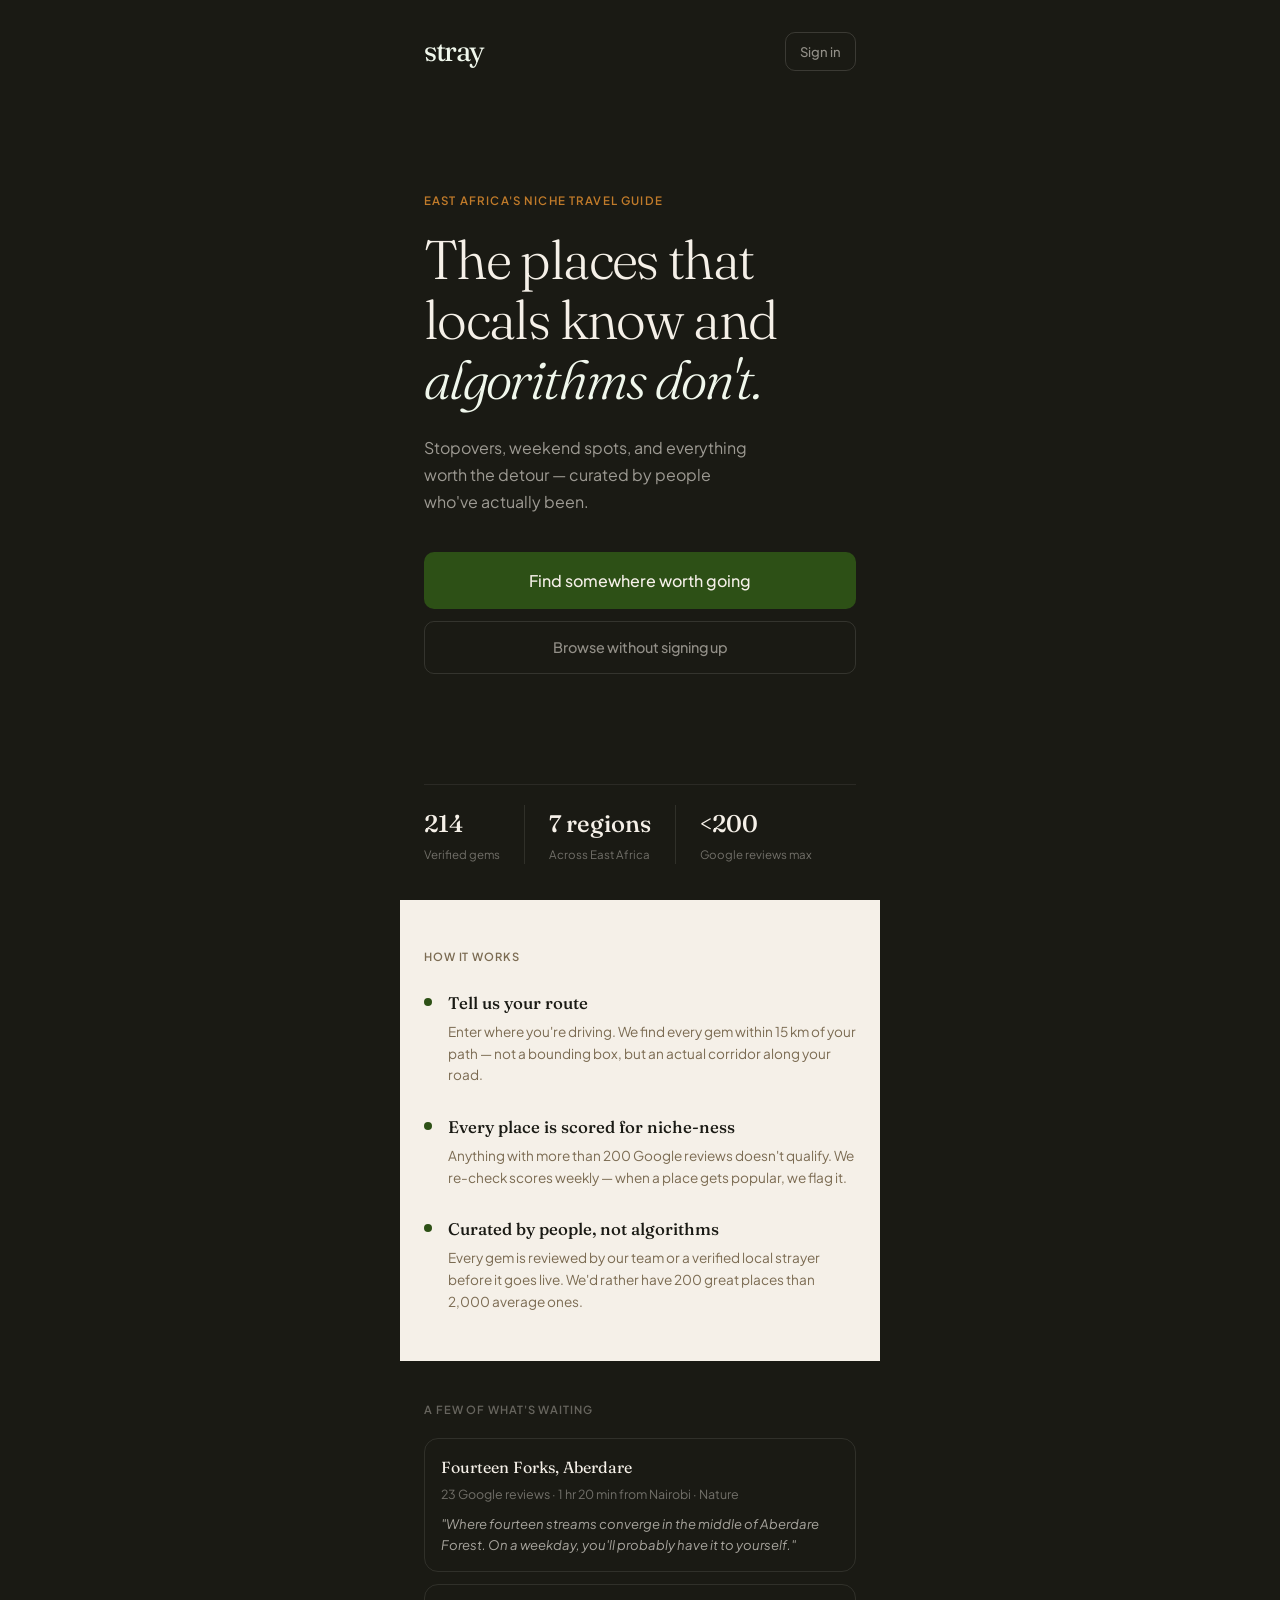
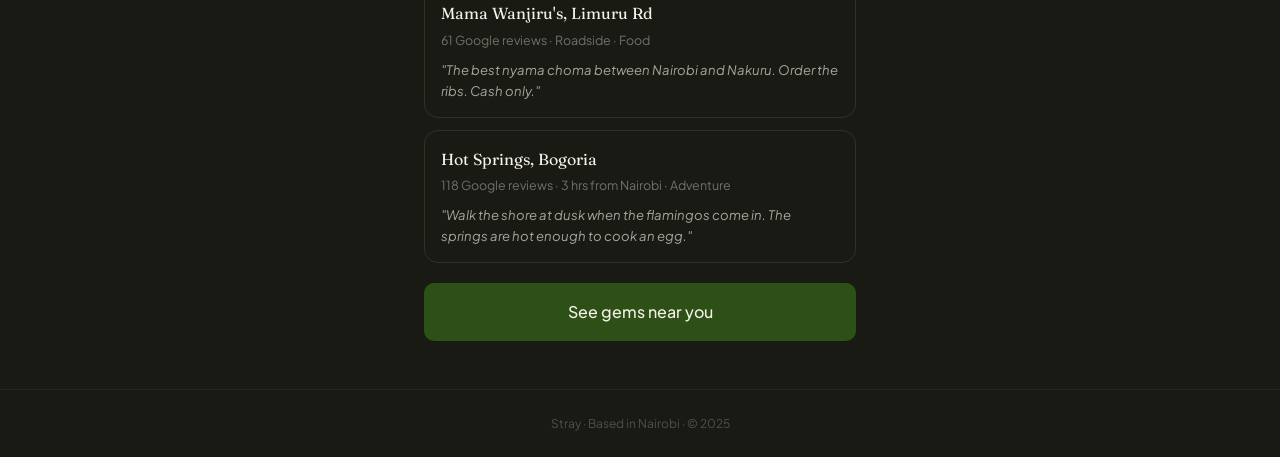
<file: index.html>
<!DOCTYPE html>
<html lang="en">
<head>
  <meta charset="UTF-8" />
  <meta name="viewport" content="width=device-width, initial-scale=1.0" />
  <title>Stray — The places that locals know and algorithms don't</title>
  <link rel="stylesheet" href="style.css" />
  <style>
    body { background: var(--black); color: var(--cream); overflow-x: hidden; }

    .hero {
      min-height: 100vh;
      display: flex;
      flex-direction: column;
      padding: 0 24px;
      max-width: 480px;
      margin: 0 auto;
    }

    .hero__top {
      display: flex;
      align-items: center;
      justify-content: space-between;
      padding: 28px 0 0;
    }

    .hero__logo {
      font-family: var(--ff-display);
      font-size: 1.8rem;
      color: var(--green-pale);
      letter-spacing: -0.05em;
    }

    .hero__signin {
      font-size: 0.82rem;
      color: rgba(245,240,232,0.55);
      font-weight: 500;
      padding: 8px 14px;
      border: 1px solid rgba(245,240,232,0.15);
      border-radius: var(--radius-md);
      transition: all .2s;
    }
    .hero__signin:hover { color: var(--cream); border-color: rgba(245,240,232,0.35); }

    .hero__body {
      flex: 1;
      display: flex;
      flex-direction: column;
      justify-content: center;
      padding: 40px 0 32px;
    }

    .hero__eyebrow {
      font-size: 0.72rem;
      font-weight: 600;
      letter-spacing: 0.1em;
      text-transform: uppercase;
      color: var(--amber);
      margin-bottom: 20px;
    }

    .hero__headline {
      font-family: var(--ff-display);
      font-size: clamp(2.4rem, 8vw, 3.4rem);
      font-weight: 300;
      line-height: 1.1;
      letter-spacing: -0.03em;
      color: var(--cream);
      margin-bottom: 24px;
    }
    .hero__headline em {
      font-style: italic;
      color: var(--green-pale);
    }

    .hero__sub {
      font-size: 1rem;
      line-height: 1.7;
      color: rgba(245,240,232,0.6);
      max-width: 340px;
      margin-bottom: 36px;
    }

    .hero__cta {
      display: flex;
      flex-direction: column;
      gap: 12px;
    }

    .btn--hero {
      padding: 16px 28px;
      background: var(--green);
      color: var(--cream);
      border-radius: var(--radius-md);
      font-size: 1rem;
      font-weight: 500;
      border: none;
      width: 100%;
      text-align: center;
      transition: background .2s, transform .15s;
    }
    .btn--hero:hover { background: var(--green-mid); transform: translateY(-1px); }
    .btn--hero:active { transform: scale(0.98); }

    .btn--hero-ghost {
      padding: 14px 28px;
      background: transparent;
      color: rgba(245,240,232,0.55);
      border-radius: var(--radius-md);
      font-size: 0.9rem;
      font-weight: 500;
      border: 1px solid rgba(245,240,232,0.12);
      width: 100%;
      text-align: center;
      transition: all .2s;
    }
    .btn--hero-ghost:hover { color: var(--cream); border-color: rgba(245,240,232,0.3); }

    /* Proof strip */
    .hero__proof {
      padding: 20px 0 36px;
      border-top: 1px solid rgba(245,240,232,0.08);
    }
    .proof-items { display: flex; gap: 24px; }
    .proof-item__num {
      font-family: var(--ff-display);
      font-size: 1.5rem;
      font-weight: 500;
      color: var(--cream);
    }
    .proof-item__label {
      font-size: 0.72rem;
      color: rgba(245,240,232,0.4);
      margin-top: 2px;
    }
    .proof-divider { width: 1px; background: rgba(245,240,232,0.1); }

    /* Feature strip */
    .features {
      background: var(--cream);
      color: var(--black);
      padding: 48px 24px;
      max-width: 480px;
      margin: 0 auto;
    }
    .feature-item { display: flex; gap: 16px; margin-bottom: 28px; align-items: flex-start; }
    .feature-item:last-child { margin-bottom: 0; }
    .feature-dot {
      width: 8px; height: 8px;
      border-radius: 50%;
      background: var(--green);
      margin-top: 8px;
      flex-shrink: 0;
    }
    .feature-item h3 { font-family: var(--ff-display); font-size: 1.05rem; font-weight: 500; margin-bottom: 4px; }
    .feature-item p  { font-size: 0.85rem; color: var(--stone); line-height: 1.6; }

    /* Sample gems */
    .sample-section {
      background: var(--black);
      padding: 40px 24px 48px;
    }
    .sample-label {
      font-size: 0.7rem;
      font-weight: 600;
      letter-spacing: 0.08em;
      text-transform: uppercase;
      color: rgba(245,240,232,0.35);
      margin-bottom: 20px;
    }
    .sample-gem {
      border: 1px solid rgba(245,240,232,0.1);
      border-radius: var(--radius-lg);
      padding: 16px;
      margin-bottom: 12px;
    }
    .sample-gem__name { font-family: var(--ff-display); font-size: 1rem; color: var(--cream); margin-bottom: 4px; }
    .sample-gem__meta { font-size: 0.78rem; color: rgba(245,240,232,0.4); margin-bottom: 8px; }
    .sample-gem__snippet { font-size: 0.82rem; color: rgba(245,240,232,0.65); line-height: 1.6; font-style: italic; }

    /* Footer */
    .landing-footer {
      background: var(--black);
      padding: 24px;
      text-align: center;
      border-top: 1px solid rgba(245,240,232,0.06);
    }
    .landing-footer p { font-size: 0.75rem; color: rgba(245,240,232,0.25); }
  </style>
</head>
<body>

<div class="hero fade-up">
  <div class="hero__top">
    <div class="hero__logo">stray</div>
    <a href="signin.html" class="hero__signin">Sign in</a>
  </div>

  <div class="hero__body">
    <p class="hero__eyebrow">East Africa's niche travel guide</p>
    <h1 class="hero__headline">
      The places that<br>locals know and<br><em>algorithms don't.</em>
    </h1>
    <p class="hero__sub">
      Stopovers, weekend spots, and everything worth the detour — curated by people who've actually been.
    </p>
    <div class="hero__cta">
      <a href="onboarding.html" class="btn--hero">Find somewhere worth going</a>
      <a href="discover.html" class="btn--hero-ghost">Browse without signing up</a>
    </div>
  </div>

  <div class="hero__proof">
    <div class="proof-items">
      <div class="proof-item">
        <div class="proof-item__num">214</div>
        <div class="proof-item__label">Verified gems</div>
      </div>
      <div class="proof-divider"></div>
      <div class="proof-item">
        <div class="proof-item__num">7 regions</div>
        <div class="proof-item__label">Across East Africa</div>
      </div>
      <div class="proof-divider"></div>
      <div class="proof-item">
        <div class="proof-item__num">&lt;200</div>
        <div class="proof-item__label">Google reviews max</div>
      </div>
    </div>
  </div>
</div>

<!-- Features -->
<div class="features fade-up fade-up--2">
  <p style="font-size:0.7rem;font-weight:600;letter-spacing:0.08em;text-transform:uppercase;color:var(--stone);margin-bottom:24px;">How it works</p>
  <div class="feature-item">
    <div class="feature-dot"></div>
    <div>
      <h3>Tell us your route</h3>
      <p>Enter where you're driving. We find every gem within 15 km of your path — not a bounding box, but an actual corridor along your road.</p>
    </div>
  </div>
  <div class="feature-item">
    <div class="feature-dot"></div>
    <div>
      <h3>Every place is scored for niche-ness</h3>
      <p>Anything with more than 200 Google reviews doesn't qualify. We re-check scores weekly — when a place gets popular, we flag it.</p>
    </div>
  </div>
  <div class="feature-item">
    <div class="feature-dot"></div>
    <div>
      <h3>Curated by people, not algorithms</h3>
      <p>Every gem is reviewed by our team or a verified local strayer before it goes live. We'd rather have 200 great places than 2,000 average ones.</p>
    </div>
  </div>
</div>

<!-- Sample gems teaser -->
<div class="sample-section fade-up fade-up--3" style="max-width:480px;margin:0 auto;">
  <p class="sample-label">A few of what's waiting</p>
  <div class="sample-gem">
    <p class="sample-gem__name">Fourteen Forks, Aberdare</p>
    <p class="sample-gem__meta">23 Google reviews · 1 hr 20 min from Nairobi · Nature</p>
    <p class="sample-gem__snippet">"Where fourteen streams converge in the middle of Aberdare Forest. On a weekday, you'll probably have it to yourself."</p>
  </div>
  <div class="sample-gem">
    <p class="sample-gem__name">Mama Wanjiru's, Limuru Rd</p>
    <p class="sample-gem__meta">61 Google reviews · Roadside · Food</p>
    <p class="sample-gem__snippet">"The best nyama choma between Nairobi and Nakuru. Order the ribs. Cash only."</p>
  </div>
  <div class="sample-gem">
    <p class="sample-gem__name">Hot Springs, Bogoria</p>
    <p class="sample-gem__meta">118 Google reviews · 3 hrs from Nairobi · Adventure</p>
    <p class="sample-gem__snippet">"Walk the shore at dusk when the flamingos come in. The springs are hot enough to cook an egg."</p>
  </div>
  <a href="onboarding.html" class="btn--hero" style="margin-top:20px;display:block;text-align:center;">See gems near you</a>
</div>

<div class="landing-footer">
  <p>Stray · Based in Nairobi · &copy; 2025</p>
</div>

</body>
</html>
</file>
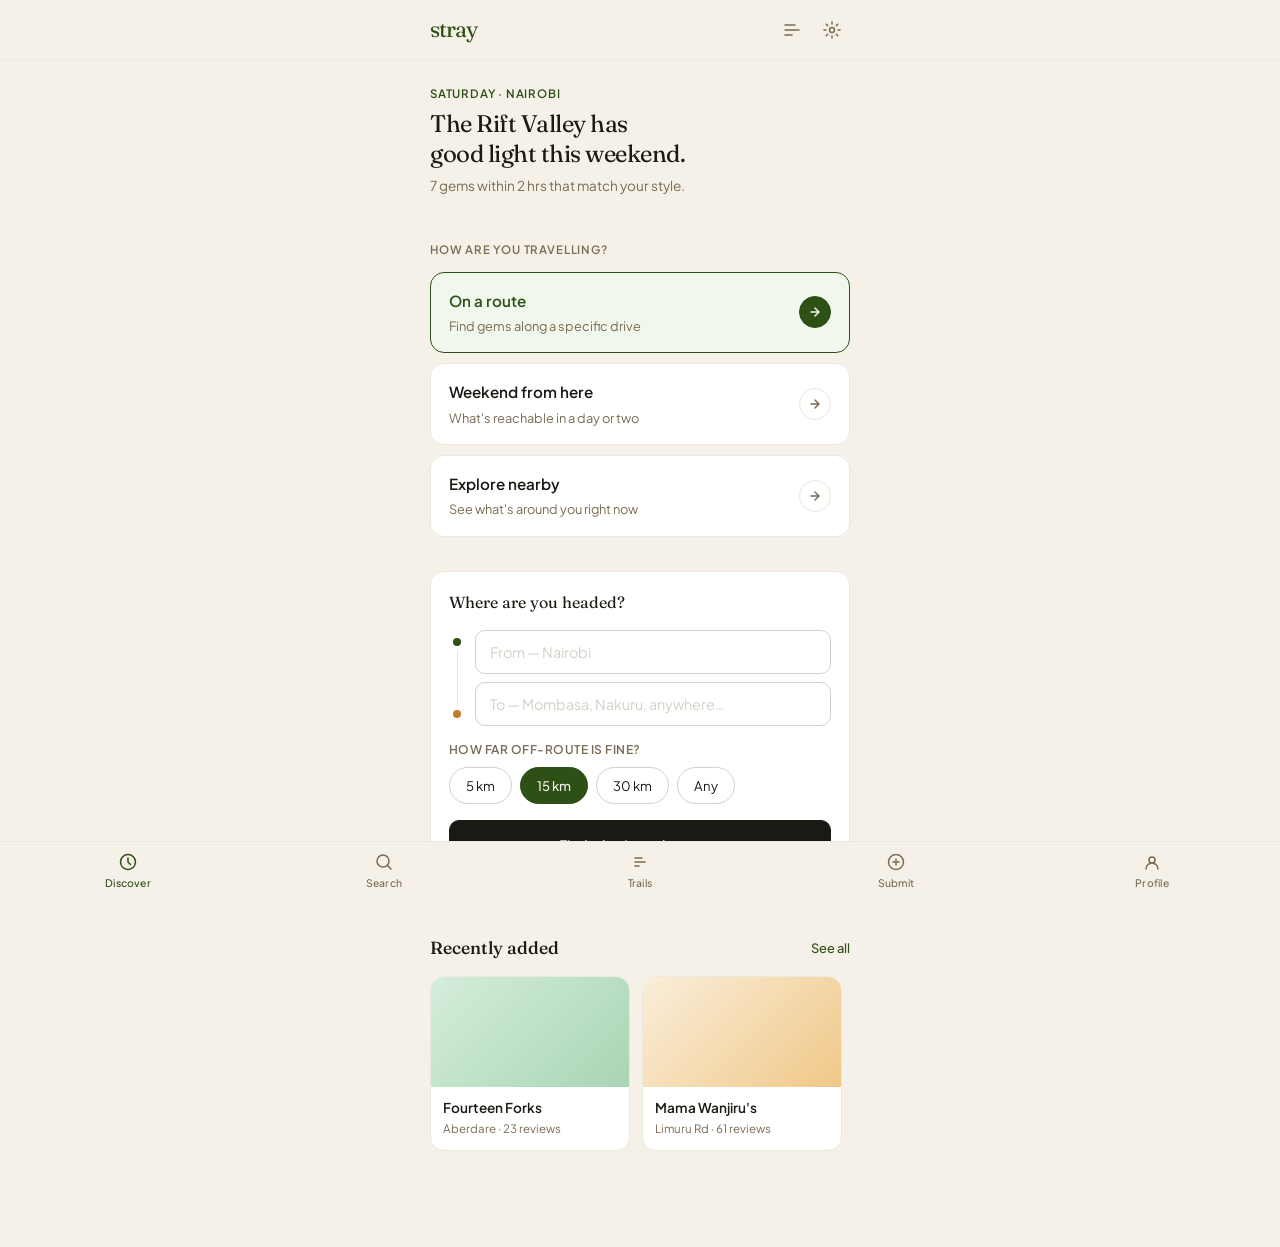
<file: discover.html>
<!DOCTYPE html>
<html lang="en">
<head>
  <meta charset="UTF-8" />
  <meta name="viewport" content="width=device-width, initial-scale=1.0" />
  <title>Stray — Discover</title>
  <link rel="stylesheet" href="style.css" />
  <style>
    .home-greeting {
      padding: 24px 0 20px;
    }
    .greeting-eyebrow {
      font-size: 0.72rem;
      font-weight: 600;
      letter-spacing: 0.07em;
      text-transform: uppercase;
      color: var(--green);
      margin-bottom: 6px;
    }
    .greeting-headline {
      font-family: var(--ff-display);
      font-size: 1.5rem;
      font-weight: 400;
      line-height: 1.25;
      letter-spacing: -0.02em;
    }
    .greeting-sub {
      font-size: 0.85rem;
      color: var(--stone);
      margin-top: 6px;
    }

    /* Mode cards */
    .mode-card {
      background: var(--white);
      border: 1px solid var(--cream-mid);
      border-radius: var(--radius-lg);
      padding: 16px 18px;
      margin-bottom: 10px;
      cursor: pointer;
      display: flex;
      align-items: center;
      justify-content: space-between;
      transition: all .18s;
    }
    .mode-card:hover { border-color: var(--green); box-shadow: var(--shadow-sm); }
    .mode-card.active { border-color: var(--green); background: var(--green-pale); }
    .mode-card__left {}
    .mode-card__title { font-size: 0.95rem; font-weight: 600; margin-bottom: 3px; }
    .mode-card.active .mode-card__title { color: var(--green); }
    .mode-card__desc { font-size: 0.8rem; color: var(--stone); }
    .mode-card__arrow {
      width: 32px; height: 32px;
      border-radius: 50%;
      border: 1px solid var(--cream-mid);
      display: flex; align-items: center; justify-content: center;
      color: var(--stone);
      flex-shrink: 0;
      transition: all .18s;
    }
    .mode-card:hover .mode-card__arrow,
    .mode-card.active .mode-card__arrow {
      background: var(--green);
      border-color: var(--green);
      color: var(--cream);
    }

    /* Route input panel */
    .route-panel {
      background: var(--white);
      border: 1px solid var(--cream-mid);
      border-radius: var(--radius-lg);
      padding: 18px;
      margin-bottom: 20px;
      display: none;
      animation: fadeUp .3s ease both;
    }
    .route-panel.visible { display: block; }

    .route-inputs { display: flex; flex-direction: column; gap: 10px; margin-bottom: 14px; }
    .route-dot-col {
      display: flex;
      flex-direction: column;
      align-items: center;
      gap: 3px;
      padding-top: 14px;
    }
    .route-dot { width: 8px; height: 8px; border-radius: 50%; }
    .route-dot--start { background: var(--green); }
    .route-dot--end   { background: var(--amber); }
    .route-line { width: 1px; flex: 1; background: var(--cream-mid); }

    .detour-label {
      font-size: 0.75rem;
      font-weight: 600;
      letter-spacing: 0.04em;
      text-transform: uppercase;
      color: var(--stone);
      margin-bottom: 8px;
    }

    /* Weekend panel */
    .time-grid { display: flex; gap: 8px; flex-wrap: wrap; margin-bottom: 16px; }

    /* Recent gems strip */
    .gem-strip { display: flex; gap: 12px; overflow-x: auto; padding-bottom: 8px; scroll-snap-type: x mandatory; }
    .gem-strip::-webkit-scrollbar { display: none; }
    .gem-strip-card {
      flex-shrink: 0;
      width: 200px;
      scroll-snap-align: start;
      background: var(--white);
      border: 1px solid var(--cream-mid);
      border-radius: var(--radius-lg);
      overflow: hidden;
      cursor: pointer;
      transition: box-shadow .18s;
    }
    .gem-strip-card:hover { box-shadow: var(--shadow-md); }
    .gem-strip-card__img {
      height: 110px;
      background: var(--cream-mid);
      position: relative;
      overflow: hidden;
    }
    .gem-strip-card__img--green { background: linear-gradient(135deg, #d4edda 0%, #a8d5b5 100%); }
    .gem-strip-card__img--amber { background: linear-gradient(135deg, #faeeda 0%, #f0c888 100%); }
    .gem-strip-card__img--red   { background: linear-gradient(135deg, #faece7 0%, #e8a880 100%); }
    .gem-strip-card__img--teal  { background: linear-gradient(135deg, #e1f5ee 0%, #8ecfb8 100%); }
    .gem-strip-card__body { padding: 12px; }
    .gem-strip-card__name { font-size: 0.85rem; font-weight: 600; margin-bottom: 3px; line-height: 1.3; }
    .gem-strip-card__meta { font-size: 0.72rem; color: var(--stone); }
  </style>
</head>
<body class="has-bottom-nav">

<!-- Top nav -->
<div style="position:sticky;top:0;z-index:100;background:var(--cream);border-bottom:1px solid var(--cream-mid);">
  <div style="max-width:460px;margin:0 auto;display:flex;align-items:center;justify-content:space-between;padding:0 20px;height:60px;">
    <div style="font-family:var(--ff-display);font-size:1.4rem;color:var(--green);letter-spacing:-0.04em;">stray</div>
    <div style="display:flex;gap:4px;">
      <a href="trails.html" class="nav__icon-btn" title="Trails">
        <svg width="20" height="20" viewBox="0 0 20 20" fill="none"><path d="M3 10h14M3 5h10M3 15h7" stroke="currentColor" stroke-width="1.5" stroke-linecap="round"/></svg>
      </a>
      <a href="settings.html" class="nav__icon-btn" title="Settings">
        <svg width="20" height="20" viewBox="0 0 20 20" fill="none"><circle cx="10" cy="10" r="2.5" stroke="currentColor" stroke-width="1.5"/><path d="M10 2v2M10 16v2M2 10h2M16 10h2M4.22 4.22l1.42 1.42M14.36 14.36l1.42 1.42M4.22 15.78l1.42-1.42M14.36 5.64l1.42-1.42" stroke="currentColor" stroke-width="1.5" stroke-linecap="round"/></svg>
      </a>
    </div>
  </div>
</div>

<div class="page-wrap">

  <!-- Greeting -->
  <div class="home-greeting fade-up">
    <p class="greeting-eyebrow">Saturday · Nairobi</p>
    <h1 class="greeting-headline">The Rift Valley has<br>good light this weekend.</h1>
    <p class="greeting-sub">7 gems within 2 hrs that match your style.</p>
  </div>

  <!-- Mode selector -->
  <div class="section fade-up fade-up--1">
    <p style="font-size:0.72rem;font-weight:600;letter-spacing:0.07em;text-transform:uppercase;color:var(--stone);margin-bottom:12px;">How are you travelling?</p>

    <div class="mode-card active" id="modeRoute" onclick="setMode('route')">
      <div class="mode-card__left">
        <p class="mode-card__title">On a route</p>
        <p class="mode-card__desc">Find gems along a specific drive</p>
      </div>
      <div class="mode-card__arrow">
        <svg width="14" height="14" viewBox="0 0 14 14" fill="none"><path d="M3 7h8M7 3l4 4-4 4" stroke="currentColor" stroke-width="1.5" stroke-linecap="round" stroke-linejoin="round"/></svg>
      </div>
    </div>

    <div class="mode-card" id="modeWeekend" onclick="setMode('weekend')">
      <div class="mode-card__left">
        <p class="mode-card__title">Weekend from here</p>
        <p class="mode-card__desc">What's reachable in a day or two</p>
      </div>
      <div class="mode-card__arrow">
        <svg width="14" height="14" viewBox="0 0 14 14" fill="none"><path d="M3 7h8M7 3l4 4-4 4" stroke="currentColor" stroke-width="1.5" stroke-linecap="round" stroke-linejoin="round"/></svg>
      </div>
    </div>

    <div class="mode-card" id="modeNearby" onclick="setMode('nearby')">
      <div class="mode-card__left">
        <p class="mode-card__title">Explore nearby</p>
        <p class="mode-card__desc">See what's around you right now</p>
      </div>
      <div class="mode-card__arrow">
        <svg width="14" height="14" viewBox="0 0 14 14" fill="none"><path d="M3 7h8M7 3l4 4-4 4" stroke="currentColor" stroke-width="1.5" stroke-linecap="round" stroke-linejoin="round"/></svg>
      </div>
    </div>
  </div>

  <!-- Route input panel -->
  <div class="route-panel visible" id="panelRoute">
    <p style="font-family:var(--ff-display);font-size:1rem;margin-bottom:14px;">Where are you headed?</p>
    <div style="display:grid;grid-template-columns:16px 1fr;gap:10px;align-items:center;margin-bottom:14px;">
      <div style="display:flex;flex-direction:column;align-items:center;gap:4px;height:80px;justify-content:center;">
        <div style="width:8px;height:8px;border-radius:50%;background:var(--green);"></div>
        <div style="width:1px;flex:1;background:var(--cream-mid);"></div>
        <div style="width:8px;height:8px;border-radius:50%;background:var(--amber);"></div>
      </div>
      <div style="display:flex;flex-direction:column;gap:8px;">
        <input class="input" type="text" placeholder="From — Nairobi" />
        <input class="input" type="text" placeholder="To — Mombasa, Nakuru, anywhere…" />
      </div>
    </div>
    <p class="detour-label">How far off-route is fine?</p>
    <div class="pill-group mb-16" id="detourPills">
      <span class="pill-select" data-v="5">5 km</span>
      <span class="pill-select active" data-v="15">15 km</span>
      <span class="pill-select" data-v="30">30 km</span>
      <span class="pill-select" data-v="0">Any</span>
    </div>
    <a href="results.html" class="btn btn--primary btn--full">Find what's on the way →</a>
  </div>

  <!-- Weekend input panel -->
  <div class="route-panel" id="panelWeekend">
    <p style="font-family:var(--ff-display);font-size:1rem;margin-bottom:6px;">How much time do you have?</p>
    <p style="font-size:0.82rem;color:var(--stone);margin-bottom:14px;">We'll show everything reachable from Nairobi.</p>
    <p class="detour-label">Max drive from Nairobi</p>
    <div class="time-grid mb-16" id="timePills">
      <span class="pill-select" data-v="1h">1 hr</span>
      <span class="pill-select active" data-v="2h">2 hrs</span>
      <span class="pill-select" data-v="3h">3 hrs</span>
      <span class="pill-select" data-v="day">Full day out</span>
    </div>
    <p class="detour-label">What are you in the mood for?</p>
    <div class="pill-group mb-16" id="moodPills">
      <span class="pill-select active">Peaceful</span>
      <span class="pill-select">Adventure</span>
      <span class="pill-select">Food</span>
      <span class="pill-select">Swimming</span>
      <span class="pill-select">Scenic drive</span>
    </div>
    <a href="results.html" class="btn btn--primary btn--full">Show me the options →</a>
  </div>

  <!-- Nearby panel -->
  <div class="route-panel" id="panelNearby">
    <p style="font-family:var(--ff-display);font-size:1rem;margin-bottom:6px;">What's around you right now?</p>
    <p style="font-size:0.82rem;color:var(--stone);margin-bottom:14px;">Using your current location to find gems nearby.</p>
    <p class="detour-label">Search radius</p>
    <div class="pill-group mb-16" id="radiusPills">
      <span class="pill-select" data-v="10">10 km</span>
      <span class="pill-select active" data-v="25">25 km</span>
      <span class="pill-select" data-v="50">50 km</span>
      <span class="pill-select" data-v="100">100 km</span>
    </div>
    <a href="results.html" class="btn btn--primary btn--full">Find nearby gems →</a>
  </div>

  <!-- Recently added -->
  <div class="section fade-up fade-up--3">
    <div class="section-header">
      <h2>Recently added</h2>
      <a href="results.html">See all</a>
    </div>
    <div class="gem-strip">
      <a href="gem.html" class="gem-strip-card">
        <div class="gem-strip-card__img gem-strip-card__img--green"></div>
        <div class="gem-strip-card__body">
          <p class="gem-strip-card__name">Fourteen Forks</p>
          <p class="gem-strip-card__meta">Aberdare · 23 reviews</p>
        </div>
      </a>
      <a href="gem.html" class="gem-strip-card">
        <div class="gem-strip-card__img gem-strip-card__img--amber"></div>
        <div class="gem-strip-card__body">
          <p class="gem-strip-card__name">Mama Wanjiru's</p>
          <p class="gem-strip-card__meta">Limuru Rd · 61 reviews</p>
        </div>
      </a>
      <a href="gem.html" class="gem-strip-card">
        <div class="gem-strip-card__img gem-strip-card__img--teal"></div>
        <div class="gem-strip-card__body">
          <p class="gem-strip-card__name">Hot Springs, Bogoria</p>
          <p class="gem-strip-card__meta">Rift Valley · 118 reviews</p>
        </div>
      </a>
      <a href="gem.html" class="gem-strip-card">
        <div class="gem-strip-card__img gem-strip-card__img--red"></div>
        <div class="gem-strip-card__body">
          <p class="gem-strip-card__name">Ol Donyo Sabuk gorge</p>
          <p class="gem-strip-card__meta">Thika · 44 reviews</p>
        </div>
      </a>
    </div>
  </div>

</div>

<!-- Bottom nav -->
<nav class="bottom-nav" width= 50px>
  <a href="discover.html" class="bottom-nav__item active">
    <svg viewBox="0 0 20 20" fill="none"><circle cx="10" cy="10" r="7.5" stroke="currentColor" stroke-width="1.5"/><path d="M10 6v4l2.5 2.5" stroke="currentColor" stroke-width="1.5" stroke-linecap="round"/></svg>
    Discover
  </a>
  <a href="results.html" class="bottom-nav__item">
    <svg viewBox="0 0 20 20" fill="none"><circle cx="9" cy="9" r="6" stroke="currentColor" stroke-width="1.5"/><path d="M13.5 13.5L17 17" stroke="currentColor" stroke-width="1.5" stroke-linecap="round"/></svg>
    Search
  </a>
  <a href="trails.html" class="bottom-nav__item">
    <svg viewBox="0 0 20 20" fill="none"><path d="M5 10h10M5 6h7M5 14h4" stroke="currentColor" stroke-width="1.5" stroke-linecap="round"/></svg>
    Trails
  </a>
  <a href="submit.html" class="bottom-nav__item">
    <svg viewBox="0 0 20 20" fill="none"><circle cx="10" cy="10" r="7.5" stroke="currentColor" stroke-width="1.5"/><path d="M10 7v6M7 10h6" stroke="currentColor" stroke-width="1.5" stroke-linecap="round"/></svg>
    Submit
  </a>
  <a href="settings.html" class="bottom-nav__item">
    <svg viewBox="0 0 20 20" fill="none"><circle cx="10" cy="8" r="3" stroke="currentColor" stroke-width="1.5"/><path d="M4 17c0-3.314 2.686-6 6-6s6 2.686 6 6" stroke="currentColor" stroke-width="1.5" stroke-linecap="round"/></svg>
    Profile
  </a>
</nav>

<script>
  function setMode(m) {
    ['route','weekend','nearby'].forEach(mode => {
      document.getElementById('mode' + mode.charAt(0).toUpperCase() + mode.slice(1)).classList.remove('active');
      document.getElementById('panel' + mode.charAt(0).toUpperCase() + mode.slice(1)).classList.remove('visible');
    });
    document.getElementById('mode' + m.charAt(0).toUpperCase() + m.slice(1)).classList.add('active');
    document.getElementById('panel' + m.charAt(0).toUpperCase() + m.slice(1)).classList.add('visible');
  }

  // Single-select pill groups
  ['detourPills','timePills','moodPills','radiusPills'].forEach(id => {
    const el = document.getElementById(id);
    if (!el) return;
    el.addEventListener('click', e => {
      if (!e.target.classList.contains('pill-select')) return;
      if (id === 'moodPills') { e.target.classList.toggle('active'); return; }
      el.querySelectorAll('.pill-select').forEach(p => p.classList.remove('active'));
      e.target.classList.add('active');
    });
  });
</script>
</body>
</html>
</file>
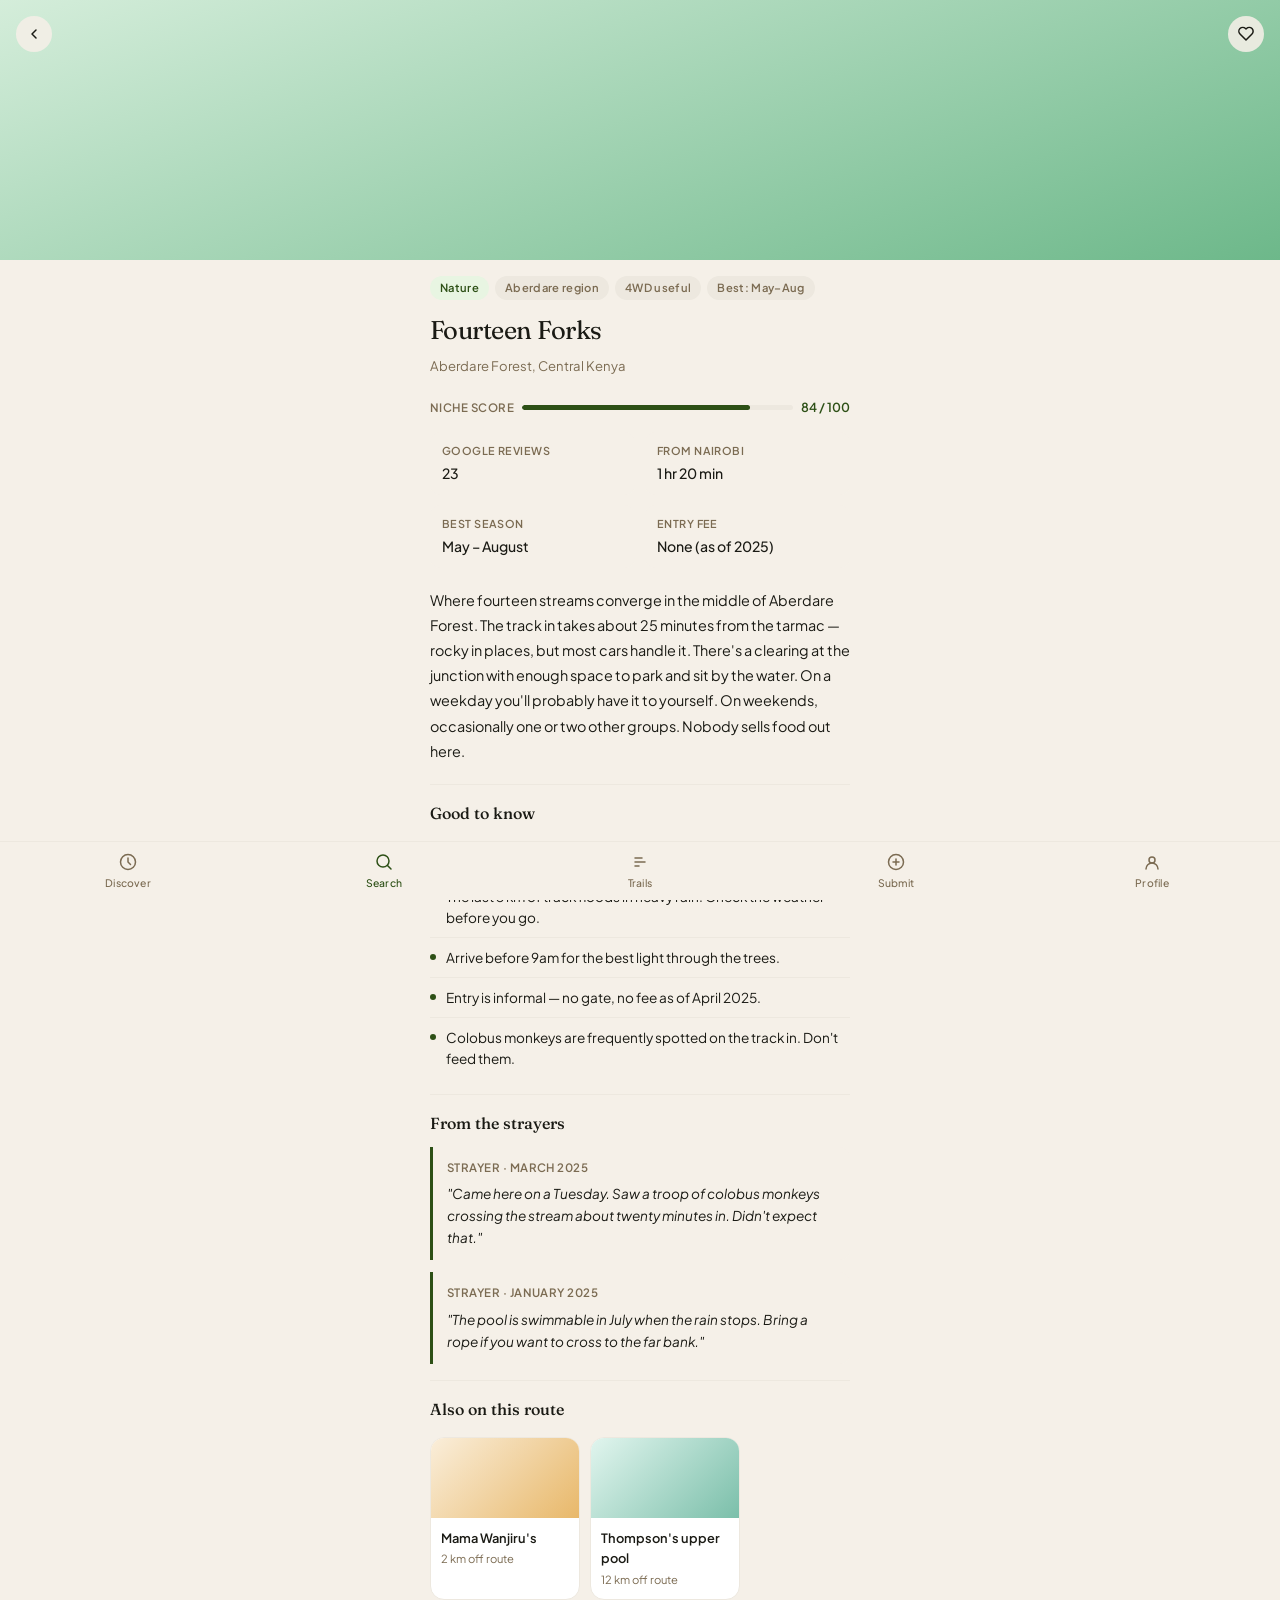
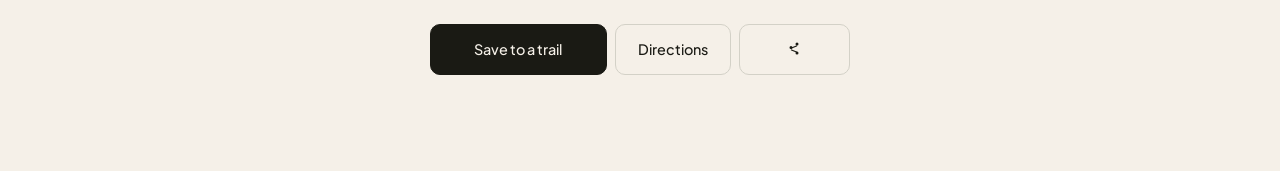
<file: gem.html>
<!DOCTYPE html>
<html lang="en">
<head>
  <meta charset="UTF-8" />
  <meta name="viewport" content="width=device-width, initial-scale=1.0" />
  <title>Stray — Fourteen Forks</title>
  <link rel="stylesheet" href="style.css" />
  <style>
    /* Hero image */
    .gem-hero {
      width: 100%;
      height: 260px;
      background: linear-gradient(160deg, #d4edda 0%, #6db88a 100%);
      position: relative;
      overflow: hidden;
    }
    .gem-hero__back {
      position: absolute;
      top: 16px; left: 16px;
      width: 36px; height: 36px;
      background: rgba(245,240,232,0.88);
      border-radius: 50%;
      display: flex; align-items: center; justify-content: center;
      cursor: pointer;
      z-index: 10;
    }
    .gem-hero__save {
      position: absolute;
      top: 16px; right: 16px;
      width: 36px; height: 36px;
      background: rgba(245,240,232,0.88);
      border-radius: 50%;
      display: flex; align-items: center; justify-content: center;
      cursor: pointer;
      z-index: 10;
      transition: background .15s;
    }
    .gem-hero__save.saved { background: var(--green); }
    .gem-hero__save.saved svg { color: var(--cream); }

    /* Niche indicator */
    .niche-bar {
      display: flex;
      align-items: center;
      gap: 8px;
      padding: 10px 0 14px;
    }
    .niche-bar__label { font-size: 0.72rem; font-weight: 600; letter-spacing: 0.04em; text-transform: uppercase; color: var(--stone); }
    .niche-track { flex: 1; height: 5px; background: var(--cream-mid); border-radius: 3px; overflow: hidden; }
    .niche-fill { height: 100%; background: var(--green); border-radius: 3px; }
    .niche-score { font-size: 0.78rem; font-weight: 600; color: var(--green); }

    /* Meta grid */
    .meta-grid { display: grid; grid-template-columns: 1fr 1fr; gap: 10px; margin-bottom: 20px; }
    .meta-item {
      background: var(--cream);
      border-radius: var(--radius-md);
      padding: 10px 12px;
    }
    .meta-item__label { font-size: 0.68rem; font-weight: 600; letter-spacing: 0.04em; text-transform: uppercase; color: var(--stone); margin-bottom: 3px; }
    .meta-item__val { font-size: 0.88rem; font-weight: 500; color: var(--black); }

    /* Know before you go */
    .know-list { list-style: none; }
    .know-list li {
      display: flex;
      gap: 10px;
      align-items: flex-start;
      padding: 9px 0;
      border-bottom: 1px solid var(--cream-mid);
      font-size: 0.85rem;
      line-height: 1.55;
    }
    .know-list li:last-child { border-bottom: none; }
    .know-dot { width: 6px; height: 6px; border-radius: 50%; background: var(--green); margin-top: 7px; flex-shrink: 0; }

    /* Community note */
    .community-note {
      background: var(--cream);
      border-left: 3px solid var(--green);
      border-radius: 0 var(--radius-md) var(--radius-md) 0;
      padding: 12px 14px;
    }
    .community-note__author { font-size: 0.72rem; font-weight: 600; letter-spacing: 0.04em; text-transform: uppercase; color: var(--stone); margin-bottom: 6px; }
    .community-note__text { font-size: 0.85rem; line-height: 1.6; font-style: italic; color: var(--black); }

    /* Graduating gem warning */
    .graduating-warn {
      background: var(--amber-light);
      border: 1px solid var(--amber-mid);
      border-radius: var(--radius-md);
      padding: 12px 14px;
      margin-bottom: 16px;
      display: flex;
      gap: 10px;
      align-items: flex-start;
    }
    .graduating-warn svg { color: var(--amber); flex-shrink: 0; margin-top: 2px; }
    .graduating-warn p { font-size: 0.82rem; line-height: 1.55; color: #633806; margin: 0; }
    .graduating-warn strong { font-weight: 600; }

    /* Action bar */
    .action-bar {
      display: flex;
      gap: 8px;
      padding: 16px 0 32px;
    }
    .action-bar .btn--primary { flex: 2; }
    .action-bar .btn--outline { flex: 1; }

    /* Trail save modal */
    .trail-modal-overlay {
      display: none;
      position: fixed;
      inset: 0;
      background: rgba(26,26,20,0.5);
      z-index: 200;
      align-items: flex-end;
      justify-content: center;
    }
    .trail-modal-overlay.open { display: flex; }
    .trail-modal {
      background: var(--white);
      border-radius: var(--radius-xl) var(--radius-xl) 0 0;
      padding: 24px 20px 40px;
      width: 100%;
      max-width: 460px;
      animation: fadeUp .3s ease both;
    }
    .trail-modal h3 { font-family: var(--ff-display); font-size: 1.1rem; margin-bottom: 16px; }
    .trail-option {
      display: flex; align-items: center; justify-content: space-between;
      padding: 12px 0;
      border-bottom: 1px solid var(--cream-mid);
      cursor: pointer;
      font-size: 0.9rem;
    }
    .trail-option:hover { color: var(--green); }
    .trail-option svg { color: var(--stone); }
  </style>
</head>
<body class="has-bottom-nav">

<!-- Hero -->
<div class="gem-hero">
  <a href="results.html" class="gem-hero__back">
    <svg width="16" height="16" viewBox="0 0 16 16" fill="none"><path d="M10 12L6 8l4-4" stroke="#1A1A14" stroke-width="1.5" stroke-linecap="round" stroke-linejoin="round"/></svg>
  </a>
  <div class="gem-hero__save" id="saveBtn" onclick="toggleSave()">
    <svg width="18" height="18" viewBox="0 0 18 18" fill="none"><path d="M9 15L3 9c-1.5-1.5-1.5-4 0-5.5S7 2 8.5 3.5L9 4l.5-.5C11 2 13.5 2 15 3.5s1.5 4 0 5.5L9 15z" stroke="currentColor" stroke-width="1.5" stroke-linejoin="round"/></svg>
  </div>
</div>

<div style="max-width:460px;margin:0 auto;padding:0 20px;">

  <!-- Badges -->
  <div style="display:flex;flex-wrap:wrap;gap:6px;padding-top:16px;margin-bottom:10px;">
    <span class="badge badge--green">Nature</span>
    <span class="badge badge--stone">Aberdare region</span>
    <span class="badge badge--stone">4WD useful</span>
    <span class="badge badge--stone">Best: May–Aug</span>
  </div>

  <!-- Title -->
  <h1 style="font-family:var(--ff-display);font-size:1.6rem;font-weight:400;letter-spacing:-0.02em;margin-bottom:4px;">Fourteen Forks</h1>
  <p style="font-size:0.82rem;color:var(--stone);margin-bottom:12px;">Aberdare Forest, Central Kenya</p>

  <!-- Niche score bar -->
  <div class="niche-bar">
    <span class="niche-bar__label">Niche score</span>
    <div class="niche-track"><div class="niche-fill" style="width:84%"></div></div>
    <span class="niche-score">84 / 100</span>
  </div>

  <!-- Graduating warning (shown when score drops) -->
  <!-- <div class="graduating-warn">
    <svg width="16" height="16" viewBox="0 0 16 16" fill="none"><path d="M8 2L1 14h14L8 2z" stroke="currentColor" stroke-width="1.3" stroke-linejoin="round"/><path d="M8 7v3M8 11.5v.5" stroke="currentColor" stroke-width="1.3" stroke-linecap="round"/></svg>
    <p><strong>This place is getting popular.</strong> It's picked up 180 new Google reviews in the last 6 months. Still worth going — weekdays are better now.</p>
  </div> -->

  <!-- Meta grid -->
  <div class="meta-grid">
    <div class="meta-item">
      <p class="meta-item__label">Google reviews</p>
      <p class="meta-item__val">23</p>
    </div>
    <div class="meta-item">
      <p class="meta-item__label">From Nairobi</p>
      <p class="meta-item__val">1 hr 20 min</p>
    </div>
    <div class="meta-item">
      <p class="meta-item__label">Best season</p>
      <p class="meta-item__val">May – August</p>
    </div>
    <div class="meta-item">
      <p class="meta-item__label">Entry fee</p>
      <p class="meta-item__val">None (as of 2025)</p>
    </div>
  </div>

  <!-- Description -->
  <p style="font-size:0.9rem;line-height:1.75;color:var(--black);margin-bottom:20px;">Where fourteen streams converge in the middle of Aberdare Forest. The track in takes about 25 minutes from the tarmac — rocky in places, but most cars handle it. There's a clearing at the junction with enough space to park and sit by the water. On a weekday you'll probably have it to yourself. On weekends, occasionally one or two other groups. Nobody sells food out here.</p>

  <div class="divider"></div>

  <!-- Know before you go -->
  <h2 style="font-family:var(--ff-display);font-size:1rem;font-weight:500;margin-bottom:10px;">Good to know</h2>
  <ul class="know-list">
    <li><div class="know-dot"></div>Bring your own food and water. No vendors, no signal.</li>
    <li><div class="know-dot"></div>The last 3 km of track floods in heavy rain. Check the weather before you go.</li>
    <li><div class="know-dot"></div>Arrive before 9am for the best light through the trees.</li>
    <li><div class="know-dot"></div>Entry is informal — no gate, no fee as of April 2025.</li>
    <li><div class="know-dot"></div>Colobus monkeys are frequently spotted on the track in. Don't feed them.</li>
  </ul>

  <div class="divider"></div>

  <!-- Community note -->
  <h2 style="font-family:var(--ff-display);font-size:1rem;font-weight:500;margin-bottom:10px;">From the strayers</h2>
  <div class="community-note mb-12">
    <p class="community-note__author">Strayer · March 2025</p>
    <p class="community-note__text">"Came here on a Tuesday. Saw a troop of colobus monkeys crossing the stream about twenty minutes in. Didn't expect that."</p>
  </div>
  <div class="community-note">
    <p class="community-note__author">Strayer · January 2025</p>
    <p class="community-note__text">"The pool is swimmable in July when the rain stops. Bring a rope if you want to cross to the far bank."</p>
  </div>

  <div class="divider"></div>

  <!-- Also nearby -->
  <div class="section-header">
    <h2 style="font-family:var(--ff-display);font-size:1rem;font-weight:500;">Also on this route</h2>
  </div>
  <div style="display:flex;gap:10px;overflow-x:auto;padding-bottom:8px;">
    <a href="gem.html" style="flex-shrink:0;width:150px;background:var(--white);border:1px solid var(--cream-mid);border-radius:var(--radius-lg);overflow:hidden;">
      <div style="height:80px;background:linear-gradient(135deg,#faeeda,#e8b86a);"></div>
      <div style="padding:10px;">
        <p style="font-size:0.8rem;font-weight:600;margin-bottom:2px;">Mama Wanjiru's</p>
        <p style="font-size:0.7rem;color:var(--stone);">2 km off route</p>
      </div>
    </a>
    <a href="gem.html" style="flex-shrink:0;width:150px;background:var(--white);border:1px solid var(--cream-mid);border-radius:var(--radius-lg);overflow:hidden;">
      <div style="height:80px;background:linear-gradient(135deg,#e1f5ee,#7bbfaa);"></div>
      <div style="padding:10px;">
        <p style="font-size:0.8rem;font-weight:600;margin-bottom:2px;">Thompson's upper pool</p>
        <p style="font-size:0.7rem;color:var(--stone);">12 km off route</p>
      </div>
    </a>
  </div>

  <!-- Action bar -->
  <div class="action-bar">
    <button class="btn btn--primary" onclick="document.querySelector('.trail-modal-overlay').classList.add('open')">Save to a trail</button>
    <a href="https://maps.google.com" target="_blank" class="btn btn--outline">Directions</a>
    <button class="btn btn--outline" onclick="navigator.share && navigator.share({title:'Fourteen Forks',url:window.location.href})">
      <svg width="16" height="16" viewBox="0 0 16 16" fill="none"><path d="M11 4.5a1.5 1.5 0 1 0 0-3 1.5 1.5 0 0 0 0 3zM5 8a1.5 1.5 0 1 0 0-3 1.5 1.5 0 0 0 0 3zM11 13.5a1.5 1.5 0 1 0 0-3 1.5 1.5 0 0 0 0 3z" fill="currentColor"/><path d="M5.5 7l5-2M5.5 9l5 2" stroke="currentColor" stroke-width="1.3" stroke-linecap="round"/></svg>
    </button>
  </div>

</div>

<!-- Trail save modal -->
<div class="trail-modal-overlay" id="trailModal" onclick="if(event.target===this)this.classList.remove('open')">
  <div class="trail-modal">
    <h3>Save to a trail</h3>
    <div class="trail-option">
      <span>Rift Valley weekend</span>
      <svg width="16" height="16" viewBox="0 0 16 16" fill="none"><path d="M6 12L10 8 6 4" stroke="currentColor" stroke-width="1.5" stroke-linecap="round" stroke-linejoin="round"/></svg>
    </div>
    <div class="trail-option">
      <span>Nairobi day escapes</span>
      <svg width="16" height="16" viewBox="0 0 16 16" fill="none"><path d="M6 12L10 8 6 4" stroke="currentColor" stroke-width="1.5" stroke-linecap="round" stroke-linejoin="round"/></svg>
    </div>
    <div class="trail-option" style="color:var(--green);border-bottom:none;">
      <span>+ Create new trail</span>
    </div>
    <button class="btn btn--primary btn--full mt-16" onclick="document.querySelector('.trail-modal-overlay').classList.remove('open');showToast()">Done</button>
  </div>
</div>

<!-- Toast -->
<div id="toast" style="display:none;position:fixed;bottom:80px;left:50%;transform:translateX(-50%);background:var(--black);color:var(--cream);padding:12px 20px;border-radius:var(--radius-md);font-size:0.85rem;z-index:300;white-space:nowrap;">
  Saved to Rift Valley weekend.
</div>

<!-- Bottom nav -->
<nav class="bottom-nav">
  <a href="discover.html" class="bottom-nav__item">
    <svg viewBox="0 0 20 20" fill="none"><circle cx="10" cy="10" r="7.5" stroke="currentColor" stroke-width="1.5"/><path d="M10 6v4l2.5 2.5" stroke="currentColor" stroke-width="1.5" stroke-linecap="round"/></svg>
    Discover
  </a>
  <a href="results.html" class="bottom-nav__item active">
    <svg viewBox="0 0 20 20" fill="none"><circle cx="9" cy="9" r="6" stroke="currentColor" stroke-width="1.5"/><path d="M13.5 13.5L17 17" stroke="currentColor" stroke-width="1.5" stroke-linecap="round"/></svg>
    Search
  </a>
  <a href="trails.html" class="bottom-nav__item">
    <svg viewBox="0 0 20 20" fill="none"><path d="M5 10h10M5 6h7M5 14h4" stroke="currentColor" stroke-width="1.5" stroke-linecap="round"/></svg>
    Trails
  </a>
  <a href="submit.html" class="bottom-nav__item">
    <svg viewBox="0 0 20 20" fill="none"><circle cx="10" cy="10" r="7.5" stroke="currentColor" stroke-width="1.5"/><path d="M10 7v6M7 10h6" stroke="currentColor" stroke-width="1.5" stroke-linecap="round"/></svg>
    Submit
  </a>
  <a href="settings.html" class="bottom-nav__item">
    <svg viewBox="0 0 20 20" fill="none"><circle cx="10" cy="8" r="3" stroke="currentColor" stroke-width="1.5"/><path d="M4 17c0-3.314 2.686-6 6-6s6 2.686 6 6" stroke="currentColor" stroke-width="1.5" stroke-linecap="round"/></svg>
    Profile
  </a>
</nav>

<script>
  function toggleSave() {
    const btn = document.getElementById('saveBtn');
    btn.classList.toggle('saved');
  }
  function showToast() {
    const t = document.getElementById('toast');
    t.style.display = 'block';
    setTimeout(() => t.style.display = 'none', 2800);
  }
</script>
</body>
</html>
</file>
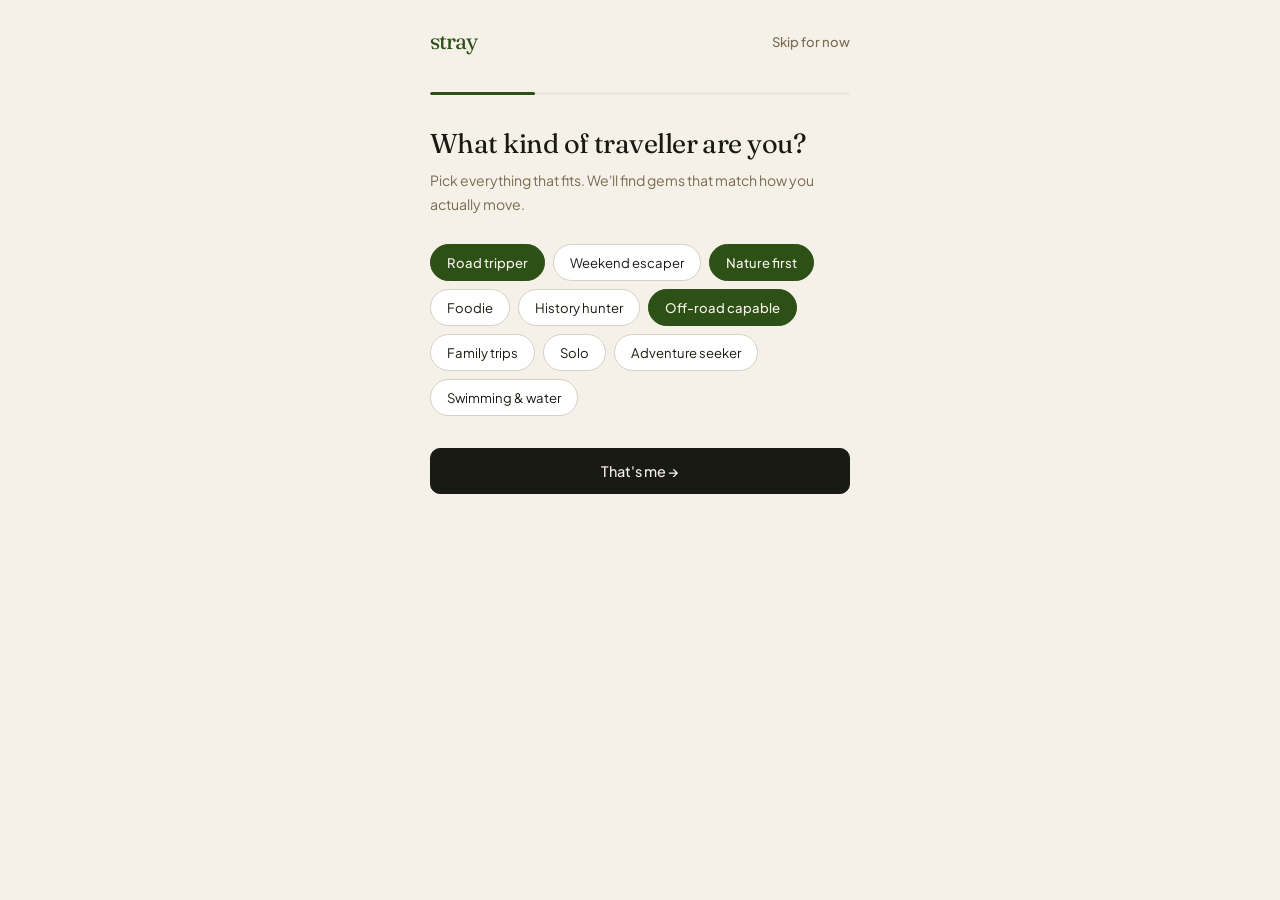
<file: onboarding.html>
<!DOCTYPE html>
<html lang="en">
<head>
  <meta charset="UTF-8" />
  <meta name="viewport" content="width=device-width, initial-scale=1.0" />
  <title>Stray — Get started</title>
  <link rel="stylesheet" href="style.css" />
  <style>
    .onboarding-wrap {
      max-width: 460px;
      margin: 0 auto;
      padding: 0 20px;
      min-height: 100vh;
      display: flex;
      flex-direction: column;
    }
    .ob-top {
      display: flex;
      align-items: center;
      justify-content: space-between;
      padding: 24px 0 32px;
    }
    .ob-logo { font-family: var(--ff-display); font-size: 1.4rem; color: var(--green); letter-spacing: -0.04em; }
    .ob-skip { font-size: 0.82rem; color: var(--stone); font-weight: 500; }
    .ob-skip:hover { color: var(--black); }

    .ob-screen { display: none; flex-direction: column; flex: 1; }
    .ob-screen.active { display: flex; animation: fadeUp .35s ease both; }

    .ob-headline {
      font-family: var(--ff-display);
      font-size: 1.7rem;
      font-weight: 400;
      line-height: 1.2;
      margin-bottom: 10px;
      letter-spacing: -0.02em;
    }
    .ob-sub {
      font-size: 0.88rem;
      color: var(--stone);
      line-height: 1.65;
      margin-bottom: 28px;
    }

    .ob-footer {
      padding: 20px 0 32px;
      display: flex;
      flex-direction: column;
      gap: 10px;
    }

    /* Vibes grid */
    .vibe-grid { display: flex; flex-wrap: wrap; gap: 8px; margin-bottom: 12px; }

    /* Ready screen */
    .ready-count {
      font-family: var(--ff-display);
      font-size: 3.5rem;
      font-weight: 300;
      color: var(--green);
      line-height: 1;
      margin-bottom: 8px;
    }
    .ready-detail { font-size: 0.85rem; color: var(--stone); line-height: 1.6; margin-bottom: 28px; }

    /* Account screen */
    .social-btn {
      display: flex;
      align-items: center;
      justify-content: center;
      gap: 10px;
      width: 100%;
      padding: 13px;
      border: 1px solid var(--stone-light);
      border-radius: var(--radius-md);
      font-size: 0.9rem;
      font-weight: 500;
      color: var(--black);
      background: var(--white);
      cursor: pointer;
      transition: background .15s;
    }
    .social-btn:hover { background: var(--cream); }
    .or-divider {
      display: flex;
      align-items: center;
      gap: 12px;
      margin: 14px 0;
      color: var(--stone);
      font-size: 0.78rem;
    }
    .or-divider::before, .or-divider::after {
      content: '';
      flex: 1;
      height: 1px;
      background: var(--cream-mid);
    }

    /* Progress bar */
    .ob-progress {
      height: 3px;
      background: var(--cream-mid);
      border-radius: 3px;
      margin-bottom: 32px;
      overflow: hidden;
    }
    .ob-progress__fill {
      height: 100%;
      background: var(--green);
      border-radius: 3px;
      transition: width .4s ease;
    }
  </style>
</head>
<body>
<div class="onboarding-wrap">

  <div class="ob-top">
    <div class="ob-logo">stray</div>
    <a href="discover.html" class="ob-skip">Skip for now</a>
  </div>

  <div class="ob-progress">
    <div class="ob-progress__fill" id="progressFill" style="width:25%"></div>
  </div>

  <!-- Screen 1: Travel style -->
  <div class="ob-screen active" id="screen1">
    <p class="ob-headline">What kind of traveller are you?</p>
    <p class="ob-sub">Pick everything that fits. We'll find gems that match how you actually move.</p>
    <div class="vibe-grid" id="vibeGrid">
      <span class="pill-select active" data-vibe="roadtripper">Road tripper</span>
      <span class="pill-select" data-vibe="weekender">Weekend escaper</span>
      <span class="pill-select active" data-vibe="nature">Nature first</span>
      <span class="pill-select" data-vibe="foodie">Foodie</span>
      <span class="pill-select" data-vibe="history">History hunter</span>
      <span class="pill-select active" data-vibe="offroad">Off-road capable</span>
      <span class="pill-select" data-vibe="family">Family trips</span>
      <span class="pill-select" data-vibe="solo">Solo</span>
      <span class="pill-select" data-vibe="adventure">Adventure seeker</span>
      <span class="pill-select" data-vibe="swimming">Swimming &amp; water</span>
    </div>
    <div class="ob-footer">
      <button class="btn btn--primary btn--full" onclick="goTo(2)">That's me →</button>
    </div>
  </div>

  <!-- Screen 2: Base city -->
  <div class="ob-screen" id="screen2">
    <p class="ob-headline">Where do most of your trips start?</p>
    <p class="ob-sub">We'll use this to show what's reachable on a weekend and gems along your usual routes.</p>
    <div class="field">
      <label>Your base city</label>
      <input class="input" type="text" id="baseCity" placeholder="e.g. Nairobi, Mombasa, Kisumu…" />
      <p class="field-hint">You can change this any time in settings.</p>
    </div>

    <div class="field">
      <label>Default detour distance</label>
      <p style="font-size:0.82rem;color:var(--stone);margin-bottom:10px;">How far off your route is fine when searching for gems?</p>
      <div class="pill-group" id="detourGroup">
        <span class="pill-select" data-detour="5">5 km</span>
        <span class="pill-select active" data-detour="15">15 km</span>
        <span class="pill-select" data-detour="30">30 km</span>
        <span class="pill-select" data-detour="any">Any</span>
      </div>
    </div>

    <div class="ob-footer">
      <button class="btn btn--primary btn--full" onclick="goTo(3)">Set my base →</button>
      <button class="btn btn--ghost btn--full" onclick="goTo(3)">Skip for now</button>
    </div>
  </div>

  <!-- Screen 3: Account creation -->
  <div class="ob-screen" id="screen3">
    <p class="ob-headline">Save your trails, get route alerts.</p>
    <p class="ob-sub">A free account lets you save gems, build trails, and get notified when new places appear on your routes.</p>

    <button class="social-btn mb-12">
      <svg width="18" height="18" viewBox="0 0 18 18" fill="none"><circle cx="9" cy="9" r="8.5" stroke="#DB4437" stroke-width="1"/><text x="9" y="13" font-size="10" text-anchor="middle" fill="#DB4437" font-weight="600">G</text></svg>
      Continue with Google
    </button>
    <button class="social-btn mb-12">
      <svg width="18" height="18" viewBox="0 0 18 18" fill="none"><rect x="0.5" y="0.5" width="17" height="17" rx="3.5" stroke="#1877F2"/><text x="9" y="13" font-size="12" text-anchor="middle" fill="#1877F2" font-weight="700">f</text></svg>
      Continue with Facebook
    </button>

    <div class="or-divider">or use email</div>

    <div class="field">
      <label>Email address</label>
      <input class="input" type="email" placeholder="you@example.com" />
    </div>
    <div class="field">
      <label>Password</label>
      <input class="input" type="password" placeholder="At least 8 characters" />
    </div>

    <div class="ob-footer">
      <button class="btn btn--primary btn--full" onclick="goTo(4)">Create my account →</button>
      <button class="btn btn--ghost btn--full" onclick="goTo(4)">Skip — explore without saving</button>
    </div>
  </div>

  <!-- Screen 4: Ready -->
  <div class="ob-screen" id="screen4">
    <div style="flex:1;display:flex;flex-direction:column;justify-content:center;">
      <div class="ready-count">47</div>
      <p class="ob-headline" style="margin-bottom:8px;">Gems near you that match your style.</p>
      <p class="ready-detail">
        We found 47 places within two hours of Nairobi — all with fewer than 200 Google reviews, all verified by our team or local strayers. The first one might surprise you.
      </p>
      <div class="divider"></div>
      <div style="display:flex;gap:16px;margin-bottom:28px;">
        <div>
          <p style="font-family:var(--ff-display);font-size:1.4rem;font-weight:500;color:var(--green);">12</p>
          <p style="font-size:0.75rem;color:var(--stone);">Nature spots</p>
        </div>
        <div>
          <p style="font-family:var(--ff-display);font-size:1.4rem;font-weight:500;color:var(--amber);">9</p>
          <p style="font-size:0.75rem;color:var(--stone);">Food stops</p>
        </div>
        <div>
          <p style="font-family:var(--ff-display);font-size:1.4rem;font-weight:500;color:var(--red);">8</p>
          <p style="font-size:0.75rem;color:var(--stone);">Adventure</p>
        </div>
        <div>
          <p style="font-family:var(--ff-display);font-size:1.4rem;font-weight:500;color:var(--teal);">18</p>
          <p style="font-size:0.75rem;color:var(--stone);">Mixed</p>
        </div>
      </div>
    </div>
    <div class="ob-footer">
      <a href="discover.html" class="btn btn--green btn--full btn--lg">Show me what's out there →</a>
    </div>
  </div>

</div>

<script>
  let currentScreen = 1;
  const totalScreens = 4;

  function goTo(n) {
    document.getElementById('screen' + currentScreen).classList.remove('active');
    currentScreen = n;
    document.getElementById('screen' + n).classList.add('active');
    const pct = (n / totalScreens) * 100;
    document.getElementById('progressFill').style.width = pct + '%';
    window.scrollTo(0, 0);
  }

  // Pill toggles
  document.getElementById('vibeGrid').addEventListener('click', e => {
    if (e.target.classList.contains('pill-select')) {
      e.target.classList.toggle('active');
    }
  });

  document.getElementById('detourGroup').addEventListener('click', e => {
    if (e.target.classList.contains('pill-select')) {
      document.querySelectorAll('#detourGroup .pill-select').forEach(p => p.classList.remove('active'));
      e.target.classList.add('active');
    }
  });
</script>
</body>
</html>
</file>
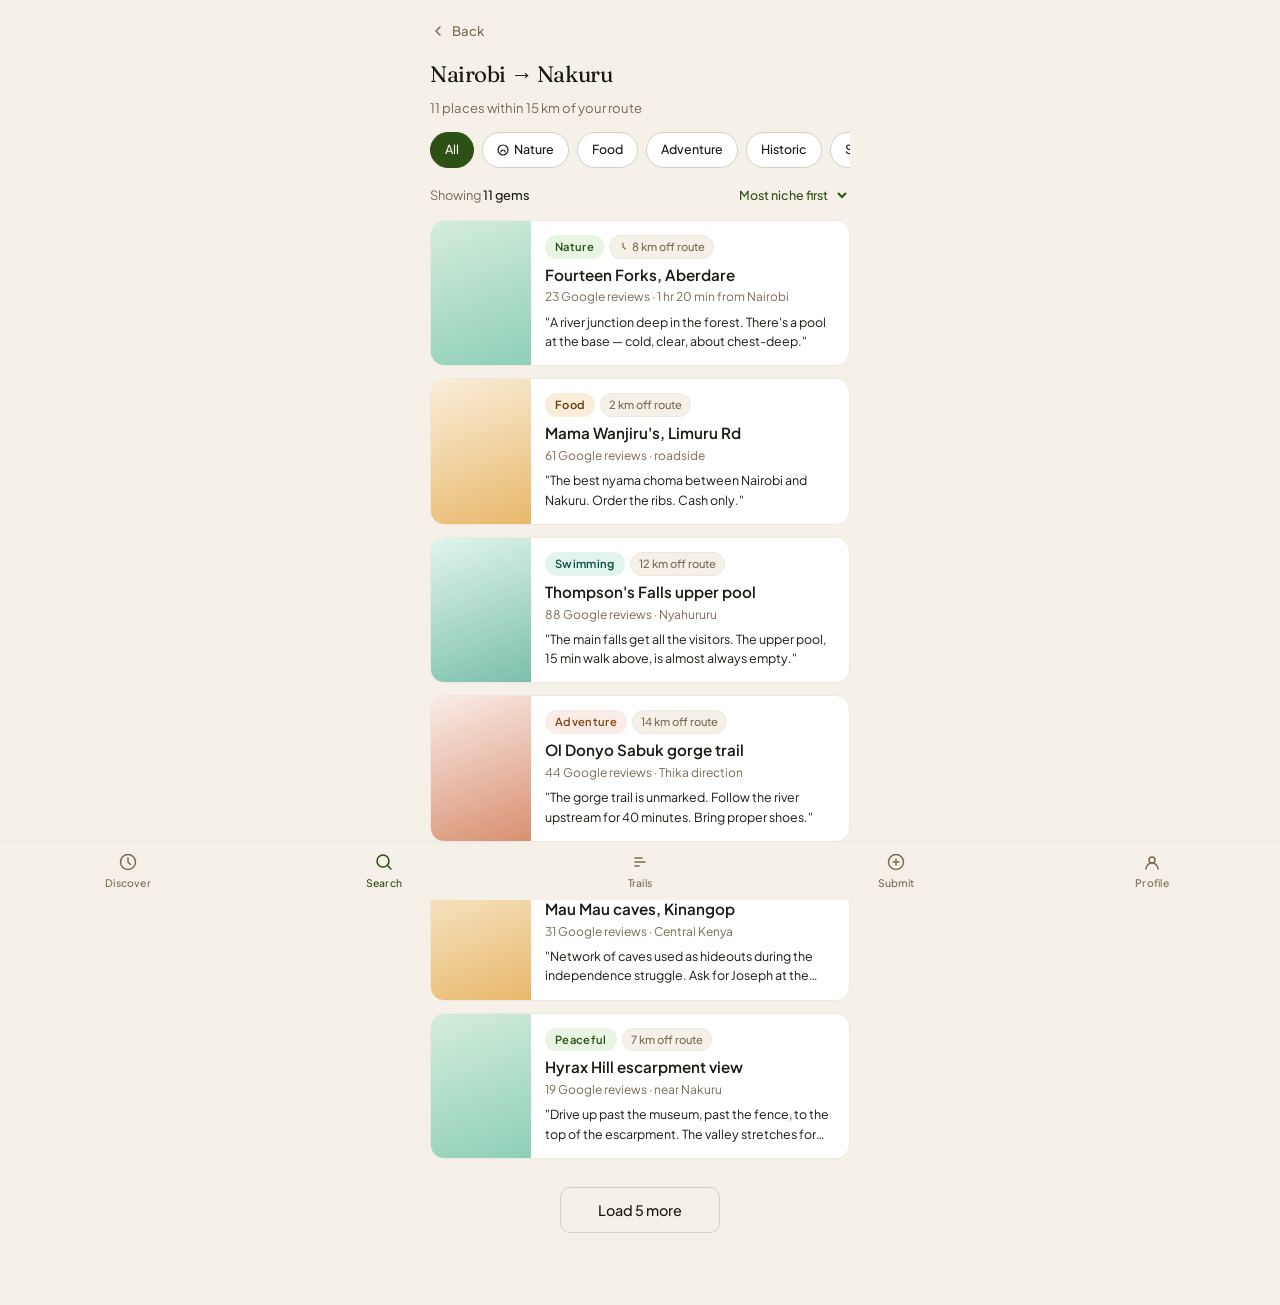
<file: results.html>
<!DOCTYPE html>
<html lang="en">
<head>
  <meta charset="UTF-8" />
  <meta name="viewport" content="width=device-width, initial-scale=1.0" />
  <title>Stray — Results</title>
  <link rel="stylesheet" href="style.css" />
  <style>
    .results-header {
      padding: 20px 0 0;
    }
    .results-back {
      display: flex;
      align-items: center;
      gap: 6px;
      font-size: 0.82rem;
      color: var(--stone);
      font-weight: 500;
      margin-bottom: 16px;
      cursor: pointer;
    }
    .results-back:hover { color: var(--black); }
    .results-title { font-family: var(--ff-display); font-size: 1.4rem; font-weight: 400; letter-spacing: -0.02em; margin-bottom: 4px; }
    .results-subtitle { font-size: 0.82rem; color: var(--stone); }

    /* Filter bar */
    .filter-bar {
      display: flex;
      gap: 8px;
      overflow-x: auto;
      padding: 14px 0;
      scroll-snap-type: x mandatory;
    }
    .filter-bar::-webkit-scrollbar { display: none; }
    .filter-chip {
      display: flex;
      align-items: center;
      gap: 5px;
      padding: 7px 14px;
      border: 1px solid var(--stone-light);
      border-radius: var(--radius-pill);
      font-size: 0.78rem;
      font-weight: 500;
      color: var(--black);
      background: var(--white);
      cursor: pointer;
      transition: all .15s;
      white-space: nowrap;
      scroll-snap-align: start;
      flex-shrink: 0;
    }
    .filter-chip:hover  { border-color: var(--green); }
    .filter-chip.active { background: var(--green); border-color: var(--green); color: var(--cream); }
    .filter-chip svg    { width: 12px; height: 12px; }

    /* Sort bar */
    .sort-bar {
      display: flex;
      align-items: center;
      justify-content: space-between;
      padding: 0 0 12px;
    }
    .sort-bar p { font-size: 0.8rem; color: var(--stone); }
    .sort-bar p span { color: var(--black); font-weight: 500; }
    .sort-select {
      font-size: 0.78rem;
      font-weight: 500;
      color: var(--green);
      background: transparent;
      border: none;
      cursor: pointer;
      padding: 4px 0;
    }

    /* Gem list card */
    .gem-result {
      background: var(--white);
      border: 1px solid var(--cream-mid);
      border-radius: var(--radius-lg);
      overflow: hidden;
      margin-bottom: 12px;
      cursor: pointer;
      display: flex;
      transition: box-shadow .18s, transform .18s;
    }
    .gem-result:hover { box-shadow: var(--shadow-md); transform: translateY(-1px); }
    .gem-result__img {
      width: 100px;
      flex-shrink: 0;
      background: var(--cream-mid);
      position: relative;
    }
    .gem-result__img--green { background: linear-gradient(160deg, #d4edda 0%, #8ecfb8 100%); }
    .gem-result__img--amber { background: linear-gradient(160deg, #faeeda 0%, #e8b86a 100%); }
    .gem-result__img--red   { background: linear-gradient(160deg, #faece7 0%, #d89070 100%); }
    .gem-result__img--teal  { background: linear-gradient(160deg, #e1f5ee 0%, #7bbfaa 100%); }
    .gem-result__body { padding: 14px; flex: 1; min-width: 0; }
    .gem-result__badges { display: flex; flex-wrap: wrap; gap: 5px; margin-bottom: 6px; }
    .gem-result__name { font-size: 0.95rem; font-weight: 600; margin-bottom: 3px; line-height: 1.3; }
    .gem-result__meta { font-size: 0.75rem; color: var(--stone); margin-bottom: 6px; }
    .gem-result__snippet { font-size: 0.78rem; color: var(--black); line-height: 1.55; display: -webkit-box; -webkit-line-clamp: 2; -webkit-box-orient: vertical; overflow: hidden; }
    .gem-result__save {
      position: absolute;
      top: 8px; right: 8px;
      width: 28px; height: 28px;
      background: rgba(255,255,255,0.85);
      border-radius: 50%;
      display: flex; align-items: center; justify-content: center;
    }

    /* Detour indicator */
    .detour-pill {
      display: inline-flex;
      align-items: center;
      gap: 4px;
      font-size: 0.7rem;
      font-weight: 500;
      color: var(--stone);
      background: var(--cream);
      border: 1px solid var(--cream-mid);
      border-radius: var(--radius-pill);
      padding: 2px 8px;
    }
    .detour-pill svg { width: 10px; height: 10px; }
  </style>
</head>
<body class="has-bottom-nav">

<!-- Sticky header -->
<div style="position:sticky;top:0;z-index:100;background:var(--cream);">
  <div style="max-width:460px;margin:0 auto;padding:0 20px;">

    <div class="results-header">
      <a href="discover.html" class="results-back">
        <svg width="16" height="16" viewBox="0 0 16 16" fill="none"><path d="M10 12L6 8l4-4" stroke="currentColor" stroke-width="1.5" stroke-linecap="round" stroke-linejoin="round"/></svg>
        Back
      </a>
      <h1 class="results-title">Nairobi → Nakuru</h1>
      <p class="results-subtitle">11 places within 15 km of your route</p>
    </div>

    <!-- Filter bar -->
    <div class="filter-bar">
      <span class="filter-chip active" onclick="toggleChip(this)">All</span>
      <span class="filter-chip" onclick="toggleChip(this)">
        <svg viewBox="0 0 12 12" fill="none"><circle cx="6" cy="6" r="5" stroke="currentColor" stroke-width="1.2"/><path d="M4 8c0-1.1.9-2 2-2s2 .9 2 2" stroke="currentColor" stroke-width="1.2" stroke-linecap="round"/></svg>
        Nature
      </span>
      <span class="filter-chip" onclick="toggleChip(this)">Food</span>
      <span class="filter-chip" onclick="toggleChip(this)">Adventure</span>
      <span class="filter-chip" onclick="toggleChip(this)">Historic</span>
      <span class="filter-chip" onclick="toggleChip(this)">Swimming</span>
      <span class="filter-chip" onclick="toggleChip(this)">Peaceful</span>
    </div>
  </div>
</div>

<div class="page-wrap">
  <!-- Sort row -->
  <div class="sort-bar">
    <p>Showing <span>11 gems</span></p>
    <select class="sort-select">
      <option>Most niche first</option>
      <option>Closest to route</option>
      <option>Highest rated</option>
      <option>Nearest to me</option>
    </select>
  </div>

  <!-- Results -->
  <a href="gem.html" class="gem-result fade-up">
    <div class="gem-result__img gem-result__img--green"></div>
    <div class="gem-result__body">
      <div class="gem-result__badges">
        <span class="badge badge--green">Nature</span>
        <span class="detour-pill">
          <svg viewBox="0 0 10 10" fill="none"><path d="M5 1v4l2.5 2" stroke="currentColor" stroke-width="1.2" stroke-linecap="round"/></svg>
          8 km off route
        </span>
      </div>
      <p class="gem-result__name">Fourteen Forks, Aberdare</p>
      <p class="gem-result__meta">23 Google reviews · 1 hr 20 min from Nairobi</p>
      <p class="gem-result__snippet">"A river junction deep in the forest. There's a pool at the base — cold, clear, about chest-deep."</p>
    </div>
  </a>

  <a href="gem.html" class="gem-result fade-up fade-up--1">
    <div class="gem-result__img gem-result__img--amber"></div>
    <div class="gem-result__body">
      <div class="gem-result__badges">
        <span class="badge badge--amber">Food</span>
        <span class="detour-pill">2 km off route</span>
      </div>
      <p class="gem-result__name">Mama Wanjiru's, Limuru Rd</p>
      <p class="gem-result__meta">61 Google reviews · roadside</p>
      <p class="gem-result__snippet">"The best nyama choma between Nairobi and Nakuru. Order the ribs. Cash only."</p>
    </div>
  </a>

  <a href="gem.html" class="gem-result fade-up fade-up--2">
    <div class="gem-result__img gem-result__img--teal"></div>
    <div class="gem-result__body">
      <div class="gem-result__badges">
        <span class="badge badge--teal">Swimming</span>
        <span class="detour-pill">12 km off route</span>
      </div>
      <p class="gem-result__name">Thompson's Falls upper pool</p>
      <p class="gem-result__meta">88 Google reviews · Nyahururu</p>
      <p class="gem-result__snippet">"The main falls get all the visitors. The upper pool, 15 min walk above, is almost always empty."</p>
    </div>
  </a>

  <a href="gem.html" class="gem-result fade-up fade-up--3">
    <div class="gem-result__img gem-result__img--red"></div>
    <div class="gem-result__body">
      <div class="gem-result__badges">
        <span class="badge badge--red">Adventure</span>
        <span class="detour-pill">14 km off route</span>
      </div>
      <p class="gem-result__name">Ol Donyo Sabuk gorge trail</p>
      <p class="gem-result__meta">44 Google reviews · Thika direction</p>
      <p class="gem-result__snippet">"The gorge trail is unmarked. Follow the river upstream for 40 minutes. Bring proper shoes."</p>
    </div>
  </a>

  <a href="gem.html" class="gem-result fade-up fade-up--4">
    <div class="gem-result__img gem-result__img--amber"></div>
    <div class="gem-result__body">
      <div class="gem-result__badges">
        <span class="badge badge--stone">Historic</span>
        <span class="detour-pill">5 km off route</span>
      </div>
      <p class="gem-result__name">Mau Mau caves, Kinangop</p>
      <p class="gem-result__meta">31 Google reviews · Central Kenya</p>
      <p class="gem-result__snippet">"Network of caves used as hideouts during the independence struggle. Ask for Joseph at the farm gate."</p>
    </div>
  </a>

  <a href="gem.html" class="gem-result">
    <div class="gem-result__img gem-result__img--green"></div>
    <div class="gem-result__body">
      <div class="gem-result__badges">
        <span class="badge badge--green">Peaceful</span>
        <span class="detour-pill">7 km off route</span>
      </div>
      <p class="gem-result__name">Hyrax Hill escarpment view</p>
      <p class="gem-result__meta">19 Google reviews · near Nakuru</p>
      <p class="gem-result__snippet">"Drive up past the museum, past the fence, to the top of the escarpment. The valley stretches for miles with nobody else around."</p>
    </div>
  </a>

  <!-- Load more -->
  <div style="text-align:center;padding:16px 0 8px;">
    <button class="btn btn--outline" style="min-width:160px;">Load 5 more</button>
  </div>

</div>

<!-- Bottom nav -->
<nav class="bottom-nav">
  <a href="discover.html" class="bottom-nav__item">
    <svg viewBox="0 0 20 20" fill="none"><circle cx="10" cy="10" r="7.5" stroke="currentColor" stroke-width="1.5"/><path d="M10 6v4l2.5 2.5" stroke="currentColor" stroke-width="1.5" stroke-linecap="round"/></svg>
    Discover
  </a>
  <a href="results.html" class="bottom-nav__item active">
    <svg viewBox="0 0 20 20" fill="none"><circle cx="9" cy="9" r="6" stroke="currentColor" stroke-width="1.5"/><path d="M13.5 13.5L17 17" stroke="currentColor" stroke-width="1.5" stroke-linecap="round"/></svg>
    Search
  </a>
  <a href="trails.html" class="bottom-nav__item">
    <svg viewBox="0 0 20 20" fill="none"><path d="M5 10h10M5 6h7M5 14h4" stroke="currentColor" stroke-width="1.5" stroke-linecap="round"/></svg>
    Trails
  </a>
  <a href="submit.html" class="bottom-nav__item">
    <svg viewBox="0 0 20 20" fill="none"><circle cx="10" cy="10" r="7.5" stroke="currentColor" stroke-width="1.5"/><path d="M10 7v6M7 10h6" stroke="currentColor" stroke-width="1.5" stroke-linecap="round"/></svg>
    Submit
  </a>
  <a href="settings.html" class="bottom-nav__item">
    <svg viewBox="0 0 20 20" fill="none"><circle cx="10" cy="8" r="3" stroke="currentColor" stroke-width="1.5"/><path d="M4 17c0-3.314 2.686-6 6-6s6 2.686 6 6" stroke="currentColor" stroke-width="1.5" stroke-linecap="round"/></svg>
    Profile
  </a>
</nav>

<script>
  function toggleChip(el) {
    const all = el.closest('.filter-bar').querySelector('[data-val="all"]') || el.closest('.filter-bar').children[0];
    if (el === all) {
      el.closest('.filter-bar').querySelectorAll('.filter-chip').forEach(c => c.classList.remove('active'));
      el.classList.add('active');
    } else {
      all.classList.remove('active');
      el.classList.toggle('active');
    }
  }
</script>
</body>
</html>
</file>
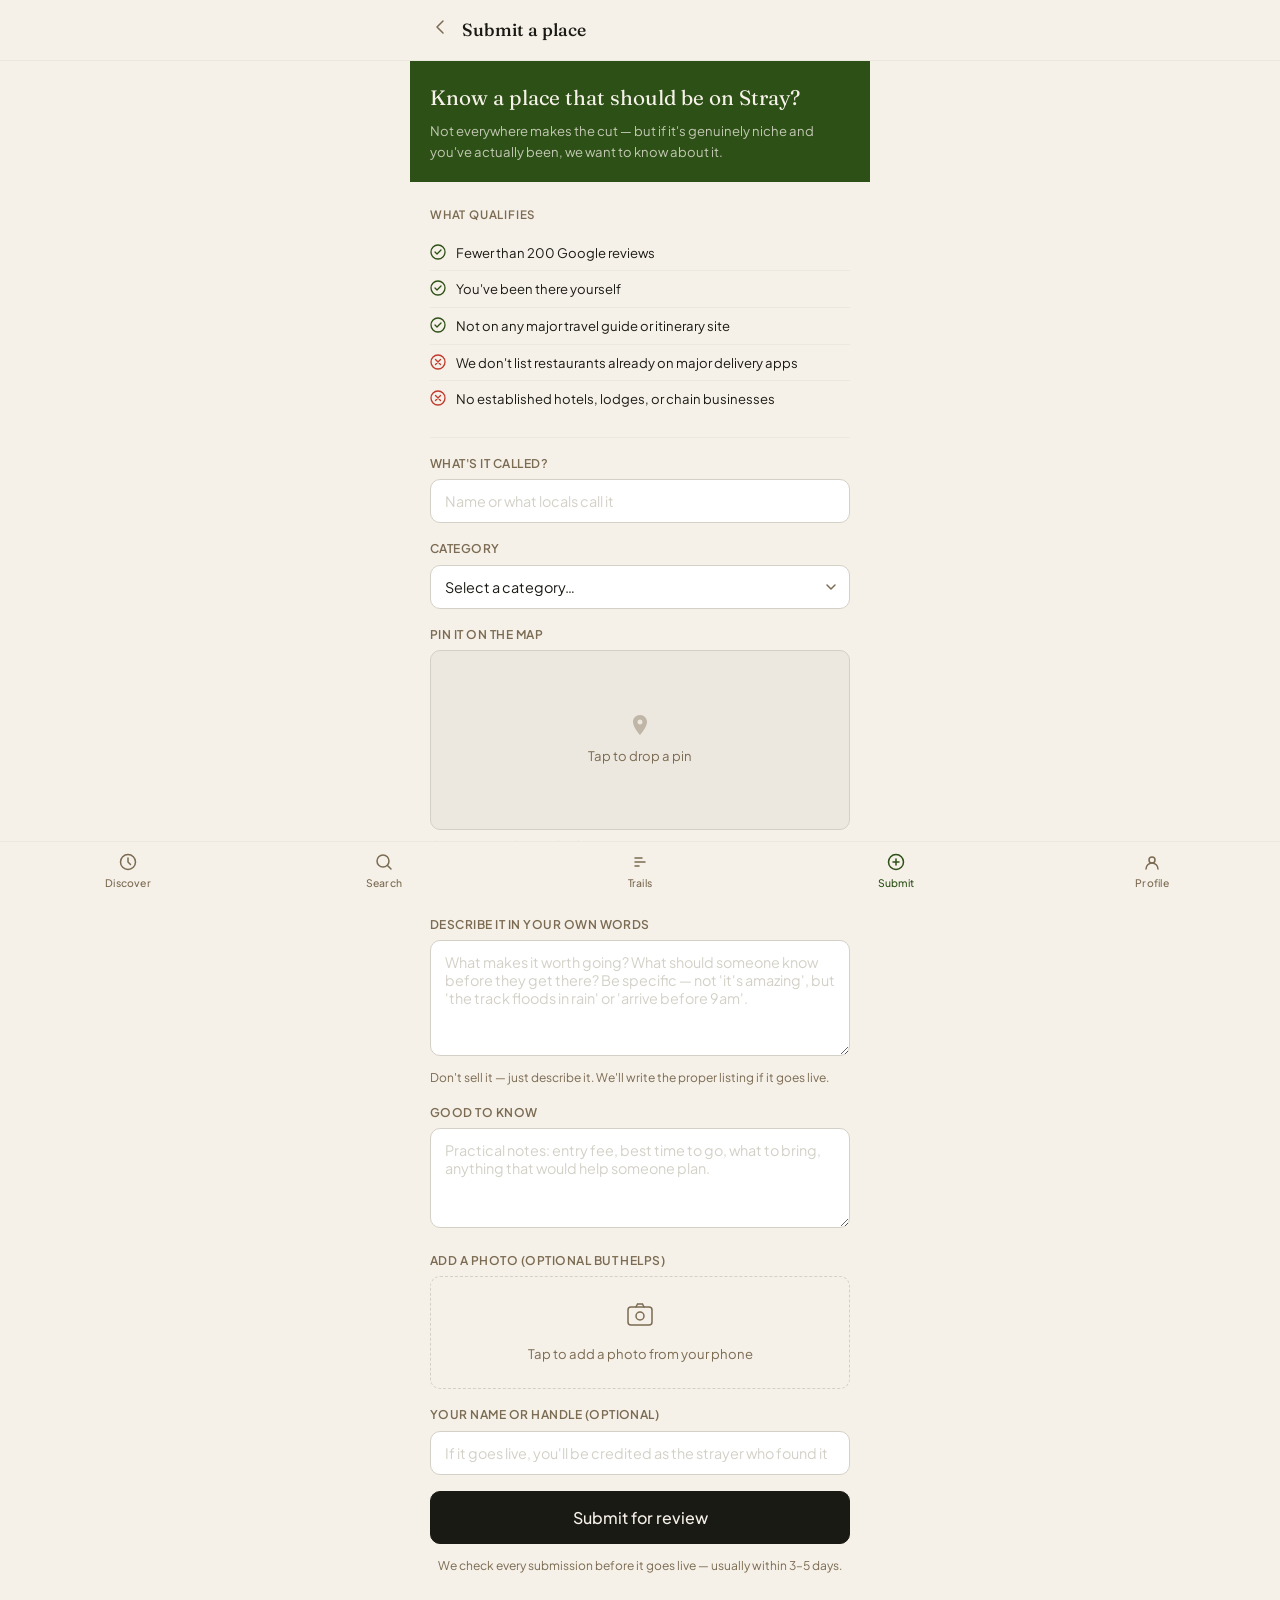
<file: submit.html>
<!DOCTYPE html>
<html lang="en">
<head>
  <meta charset="UTF-8" />
  <meta name="viewport" content="width=device-width, initial-scale=1.0" />
  <title>Stray — Submit a place</title>
  <link rel="stylesheet" href="style.css" />
  <style>
    .submit-intro {
      background: var(--green);
      color: var(--cream);
      padding: 20px;
      margin: 0 -20px 24px;
    }
    .submit-intro h2 { font-family: var(--ff-display); font-size: 1.3rem; font-weight: 400; margin-bottom: 6px; }
    .submit-intro p  { font-size: 0.82rem; line-height: 1.6; color: rgba(245,240,232,0.75); }

    .criteria-list { margin: 0 0 20px; }
    .criteria-item {
      display: flex; gap: 10px; align-items: flex-start;
      padding: 8px 0;
      border-bottom: 1px solid var(--cream-mid);
      font-size: 0.82rem;
      line-height: 1.5;
    }
    .criteria-item:last-child { border-bottom: none; }
    .criteria-icon { width: 16px; height: 16px; flex-shrink: 0; margin-top: 1px; }
    .criteria-icon--pass { color: var(--green); }
    .criteria-icon--fail { color: var(--danger); }

    .map-placeholder {
      width: 100%;
      height: 180px;
      background: var(--cream-mid);
      border: 1px solid var(--stone-light);
      border-radius: var(--radius-md);
      display: flex;
      flex-direction: column;
      align-items: center;
      justify-content: center;
      cursor: pointer;
      transition: border-color .15s;
      margin-bottom: 6px;
      gap: 8px;
    }
    .map-placeholder:hover { border-color: var(--green); }
    .map-placeholder svg { color: var(--stone); }
    .map-placeholder p { font-size: 0.82rem; color: var(--stone); }

    .photo-upload {
      border: 1.5px dashed var(--stone-light);
      border-radius: var(--radius-md);
      padding: 24px;
      text-align: center;
      cursor: pointer;
      transition: border-color .15s, background .15s;
    }
    .photo-upload:hover { border-color: var(--green); background: var(--green-pale); }
    .photo-upload svg { color: var(--stone); margin-bottom: 8px; }
    .photo-upload p { font-size: 0.82rem; color: var(--stone); }

    .success-state {
      display: none;
      text-align: center;
      padding: 48px 0;
    }
    .success-state.show { display: block; }
    .success-icon {
      width: 56px; height: 56px;
      background: var(--green-light);
      border-radius: 50%;
      display: flex; align-items: center; justify-content: center;
      margin: 0 auto 20px;
    }
  </style>
</head>
<body class="has-bottom-nav">

<div style="position:sticky;top:0;z-index:100;background:var(--cream);border-bottom:1px solid var(--cream-mid);">
  <div style="max-width:460px;margin:0 auto;display:flex;align-items:center;gap:12px;padding:0 20px;height:60px;">
    <a href="discover.html" style="color:var(--stone);">
      <svg width="20" height="20" viewBox="0 0 20 20" fill="none"><path d="M13 16L7 10l6-6" stroke="currentColor" stroke-width="1.5" stroke-linecap="round" stroke-linejoin="round"/></svg>
    </a>
    <h1 style="font-family:var(--ff-display);font-size:1.1rem;font-weight:500;">Submit a place</h1>
  </div>
</div>

<div class="page-wrap">

  <!-- Form state -->
  <div id="formState">
    <div class="submit-intro">
      <h2>Know a place that should be on Stray?</h2>
      <p>Not everywhere makes the cut — but if it's genuinely niche and you've actually been, we want to know about it.</p>
    </div>

    <!-- Criteria -->
    <p style="font-size:0.72rem;font-weight:600;letter-spacing:0.07em;text-transform:uppercase;color:var(--stone);margin-bottom:10px;">What qualifies</p>
    <div class="criteria-list">
      <div class="criteria-item">
        <svg class="criteria-icon criteria-icon--pass" width="16" height="16" viewBox="0 0 16 16" fill="none"><circle cx="8" cy="8" r="7" stroke="currentColor" stroke-width="1.3"/><path d="M5 8l2 2 4-4" stroke="currentColor" stroke-width="1.3" stroke-linecap="round" stroke-linejoin="round"/></svg>
        Fewer than 200 Google reviews
      </div>
      <div class="criteria-item">
        <svg class="criteria-icon criteria-icon--pass" width="16" height="16" viewBox="0 0 16 16" fill="none"><circle cx="8" cy="8" r="7" stroke="currentColor" stroke-width="1.3"/><path d="M5 8l2 2 4-4" stroke="currentColor" stroke-width="1.3" stroke-linecap="round" stroke-linejoin="round"/></svg>
        You've been there yourself
      </div>
      <div class="criteria-item">
        <svg class="criteria-icon criteria-icon--pass" width="16" height="16" viewBox="0 0 16 16" fill="none"><circle cx="8" cy="8" r="7" stroke="currentColor" stroke-width="1.3"/><path d="M5 8l2 2 4-4" stroke="currentColor" stroke-width="1.3" stroke-linecap="round" stroke-linejoin="round"/></svg>
        Not on any major travel guide or itinerary site
      </div>
      <div class="criteria-item">
        <svg class="criteria-icon criteria-icon--fail" width="16" height="16" viewBox="0 0 16 16" fill="none"><circle cx="8" cy="8" r="7" stroke="currentColor" stroke-width="1.3"/><path d="M5.5 10.5l5-5M10.5 10.5l-5-5" stroke="currentColor" stroke-width="1.3" stroke-linecap="round"/></svg>
        We don't list restaurants already on major delivery apps
      </div>
      <div class="criteria-item">
        <svg class="criteria-icon criteria-icon--fail" width="16" height="16" viewBox="0 0 16 16" fill="none"><circle cx="8" cy="8" r="7" stroke="currentColor" stroke-width="1.3"/><path d="M5.5 10.5l5-5M10.5 10.5l-5-5" stroke="currentColor" stroke-width="1.3" stroke-linecap="round"/></svg>
        No established hotels, lodges, or chain businesses
      </div>
    </div>

    <div class="divider"></div>

    <!-- Form -->
    <div class="field">
      <label>What's it called?</label>
      <input class="input" type="text" id="placeName" placeholder="Name or what locals call it" />
    </div>

    <div class="field">
      <label>Category</label>
      <select class="select" id="category">
        <option value="">Select a category…</option>
        <option>Nature / outdoors</option>
        <option>Food &amp; drink</option>
        <option>Adventure</option>
        <option>Swimming / water</option>
        <option>Historic</option>
        <option>Scenic viewpoint</option>
        <option>Other</option>
      </select>
    </div>

    <div class="field">
      <label>Pin it on the map</label>
      <div class="map-placeholder" onclick="this.innerHTML='<p style=\'color:var(--green);font-size:0.82rem;font-weight:500;\'>Pin dropped — tap to adjust</p>'">
        <svg width="24" height="24" viewBox="0 0 24 24" fill="none"><path d="M12 2C8.13 2 5 5.13 5 9c0 5.25 7 13 7 13s7-7.75 7-13c0-3.87-3.13-7-7-7zm0 9.5c-1.38 0-2.5-1.12-2.5-2.5s1.12-2.5 2.5-2.5 2.5 1.12 2.5 2.5-1.12 2.5-2.5 2.5z" fill="currentColor" opacity="0.4"/></svg>
        <p>Tap to drop a pin</p>
      </div>
      <p class="field-hint">Or paste coordinates: lat, lng</p>
      <input class="input" type="text" placeholder="-0.7893, 36.8219" />
    </div>

    <div class="field">
      <label>Describe it in your own words</label>
      <textarea class="textarea" id="description" rows="5" placeholder="What makes it worth going? What should someone know before they get there? Be specific — not 'it's amazing', but 'the track floods in rain' or 'arrive before 9am'."></textarea>
      <p class="field-hint">Don't sell it — just describe it. We'll write the proper listing if it goes live.</p>
    </div>

    <div class="field">
      <label>Good to know</label>
      <textarea class="textarea" placeholder="Practical notes: entry fee, best time to go, what to bring, anything that would help someone plan." rows="3"></textarea>
    </div>

    <div class="field">
      <label>Add a photo (optional but helps)</label>
      <div class="photo-upload" onclick="document.getElementById('photoInput').click()">
        <svg width="28" height="28" viewBox="0 0 28 28" fill="none"><rect x="2" y="6" width="24" height="18" rx="3" stroke="currentColor" stroke-width="1.5"/><circle cx="14" cy="15" r="4" stroke="currentColor" stroke-width="1.5"/><path d="M10 6l1.5-3h5L18 6" stroke="currentColor" stroke-width="1.5" stroke-linecap="round"/></svg>
        <p>Tap to add a photo from your phone</p>
      </div>
      <input type="file" id="photoInput" accept="image/*" style="display:none;" />
    </div>

    <div class="field">
      <label>Your name or handle (optional)</label>
      <input class="input" type="text" placeholder="If it goes live, you'll be credited as the strayer who found it" />
    </div>

    <div style="padding-bottom:32px;">
      <button class="btn btn--primary btn--full btn--lg" onclick="submitForm()">Submit for review</button>
      <p style="font-size:0.75rem;color:var(--stone);text-align:center;margin-top:12px;">We check every submission before it goes live — usually within 3–5 days.</p>
    </div>
  </div>

  <!-- Success state -->
  <div id="successState" class="success-state">
    <div class="success-icon">
      <svg width="24" height="24" viewBox="0 0 24 24" fill="none"><path d="M5 12l5 5 9-9" stroke="#2D5016" stroke-width="2" stroke-linecap="round" stroke-linejoin="round"/></svg>
    </div>
    <h2 style="font-family:var(--ff-display);font-size:1.4rem;font-weight:400;margin-bottom:10px;">We've got it.</h2>
    <p style="font-size:0.88rem;color:var(--stone);line-height:1.7;max-width:280px;margin:0 auto 28px;">One of our team will take a look. We check every submission before it goes live — usually within 3–5 days. If it makes the cut, you'll be named as the strayer who found it.</p>
    <div style="display:flex;flex-direction:column;gap:10px;max-width:280px;margin:0 auto;">
      <a href="discover.html" class="btn btn--primary btn--full">Back to discovering</a>
      <button class="btn btn--outline btn--full" onclick="resetForm()">Submit another place</button>
    </div>
  </div>

</div>

<!-- Bottom nav -->
<nav class="bottom-nav">
  <a href="discover.html" class="bottom-nav__item">
    <svg viewBox="0 0 20 20" fill="none"><circle cx="10" cy="10" r="7.5" stroke="currentColor" stroke-width="1.5"/><path d="M10 6v4l2.5 2.5" stroke="currentColor" stroke-width="1.5" stroke-linecap="round"/></svg>
    Discover
  </a>
  <a href="results.html" class="bottom-nav__item">
    <svg viewBox="0 0 20 20" fill="none"><circle cx="9" cy="9" r="6" stroke="currentColor" stroke-width="1.5"/><path d="M13.5 13.5L17 17" stroke="currentColor" stroke-width="1.5" stroke-linecap="round"/></svg>
    Search
  </a>
  <a href="trails.html" class="bottom-nav__item">
    <svg viewBox="0 0 20 20" fill="none"><path d="M5 10h10M5 6h7M5 14h4" stroke="currentColor" stroke-width="1.5" stroke-linecap="round"/></svg>
    Trails
  </a>
  <a href="submit.html" class="bottom-nav__item active">
    <svg viewBox="0 0 20 20" fill="none"><circle cx="10" cy="10" r="7.5" stroke="currentColor" stroke-width="1.5"/><path d="M10 7v6M7 10h6" stroke="currentColor" stroke-width="1.5" stroke-linecap="round"/></svg>
    Submit
  </a>
  <a href="settings.html" class="bottom-nav__item">
    <svg viewBox="0 0 20 20" fill="none"><circle cx="10" cy="8" r="3" stroke="currentColor" stroke-width="1.5"/><path d="M4 17c0-3.314 2.686-6 6-6s6 2.686 6 6" stroke="currentColor" stroke-width="1.5" stroke-linecap="round"/></svg>
    Profile
  </a>
</nav>

<script>
  function submitForm() {
    const name = document.getElementById('placeName').value.trim();
    const desc = document.getElementById('description').value.trim();
    if (!name) { alert('Please add a name for this place.'); return; }
    document.getElementById('formState').style.display = 'none';
    document.getElementById('successState').classList.add('show');
    window.scrollTo(0, 0);
  }
  function resetForm() {
    document.getElementById('formState').style.display = 'block';
    document.getElementById('successState').classList.remove('show');
    document.getElementById('placeName').value = '';
    document.getElementById('description').value = '';
    window.scrollTo(0, 0);
  }
</script>
</body>
</html>
</file>
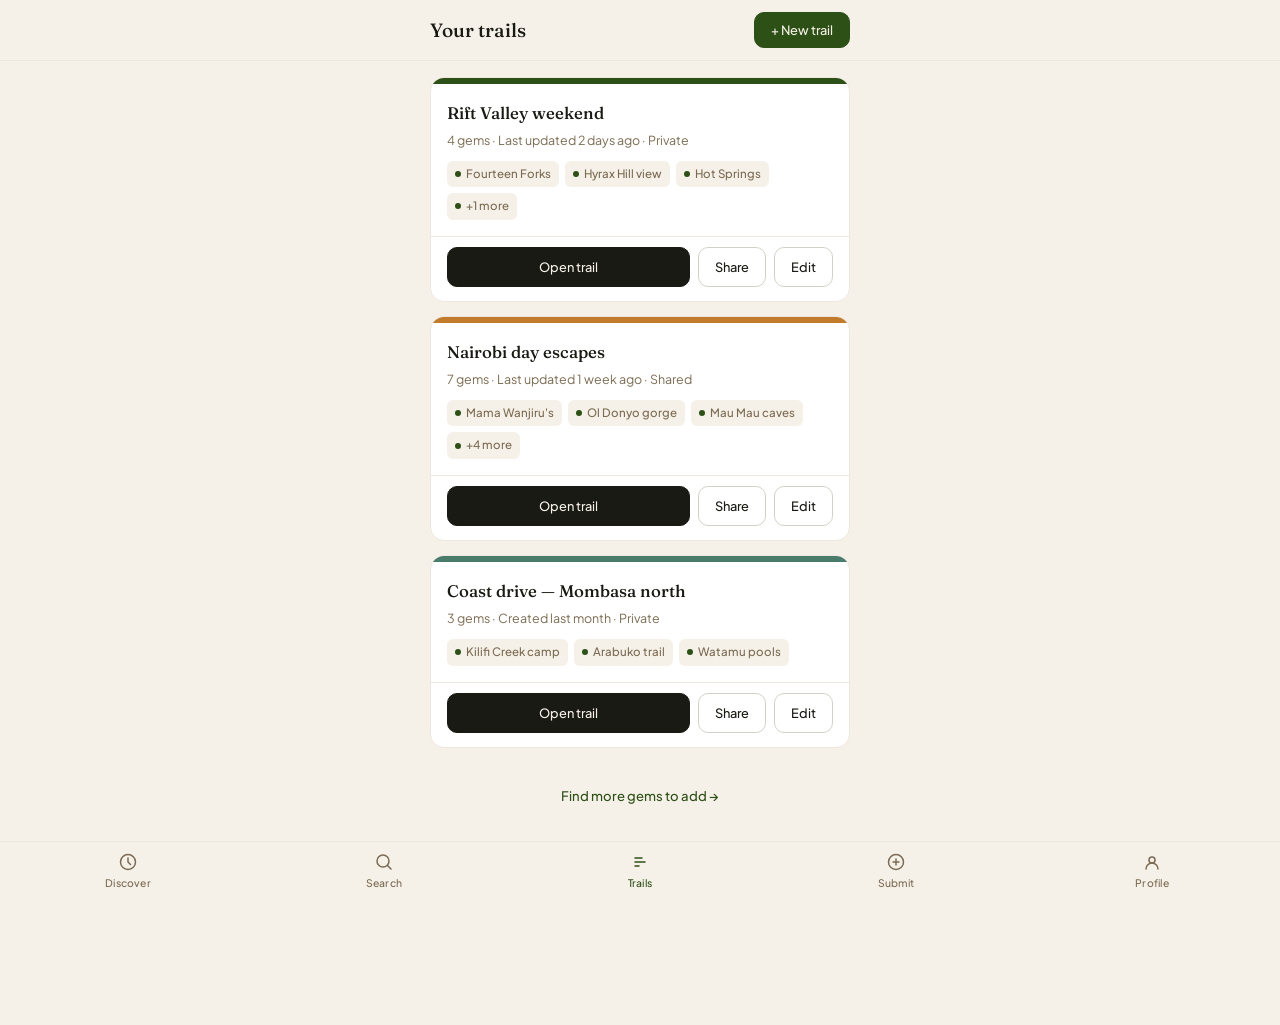
<file: trails.html>
<!DOCTYPE html>
<html lang="en">
<head>
  <meta charset="UTF-8" />
  <meta name="viewport" content="width=device-width, initial-scale=1.0" />
  <title>Stray — My Trails</title>
  <link rel="stylesheet" href="style.css" />
  <style>
    .trail-card {
      background: var(--white);
      border: 1px solid var(--cream-mid);
      border-radius: var(--radius-lg);
      overflow: hidden;
      margin-bottom: 14px;
      cursor: pointer;
      transition: box-shadow .18s;
    }
    .trail-card:hover { box-shadow: var(--shadow-md); }
    .trail-card__strip {
      height: 6px;
    }
    .trail-card__strip--green { background: var(--green); }
    .trail-card__strip--amber { background: var(--amber); }
    .trail-card__strip--red   { background: var(--red); }
    .trail-card__strip--teal  { background: var(--teal); }
    .trail-card__body { padding: 16px; }
    .trail-card__name { font-family: var(--ff-display); font-size: 1.05rem; font-weight: 500; margin-bottom: 4px; }
    .trail-card__meta { font-size: 0.78rem; color: var(--stone); margin-bottom: 10px; }
    .trail-card__gems { display: flex; gap: 6px; flex-wrap: wrap; }

    .gem-thumb {
      display: flex; align-items: center; gap: 5px;
      background: var(--cream);
      border-radius: var(--radius-sm);
      padding: 4px 8px;
      font-size: 0.72rem;
      font-weight: 500;
      color: var(--stone);
    }
    .gem-thumb::before {
      content: '';
      width: 6px; height: 6px;
      border-radius: 50%;
      background: var(--green);
    }

    .trail-actions {
      display: flex;
      gap: 8px;
      padding: 10px 16px 14px;
      border-top: 1px solid var(--cream-mid);
    }
  </style>
</head>
<body class="has-bottom-nav">

<div style="position:sticky;top:0;z-index:100;background:var(--cream);border-bottom:1px solid var(--cream-mid);">
  <div style="max-width:460px;margin:0 auto;display:flex;align-items:center;justify-content:space-between;padding:0 20px;height:60px;">
    <h1 style="font-family:var(--ff-display);font-size:1.2rem;font-weight:500;">Your trails</h1>
    <button class="btn btn--sm btn--green" onclick="document.getElementById('newTrailModal').classList.add('open')">+ New trail</button>
  </div>
</div>

<div class="page-wrap">
  <div style="padding-top:16px;"></div>

  <div class="trail-card fade-up">
    <div class="trail-card__strip trail-card__strip--green"></div>
    <div class="trail-card__body">
      <p class="trail-card__name">Rift Valley weekend</p>
      <p class="trail-card__meta">4 gems · Last updated 2 days ago · Private</p>
      <div class="trail-card__gems">
        <span class="gem-thumb">Fourteen Forks</span>
        <span class="gem-thumb">Hyrax Hill view</span>
        <span class="gem-thumb">Hot Springs</span>
        <span class="gem-thumb">+1 more</span>
      </div>
    </div>
    <div class="trail-actions">
      <a href="results.html" class="btn btn--sm btn--primary" style="flex:1;text-align:center;">Open trail</a>
      <button class="btn btn--sm btn--outline">Share</button>
      <button class="btn btn--sm btn--outline">Edit</button>
    </div>
  </div>

  <div class="trail-card fade-up fade-up--1">
    <div class="trail-card__strip trail-card__strip--amber"></div>
    <div class="trail-card__body">
      <p class="trail-card__name">Nairobi day escapes</p>
      <p class="trail-card__meta">7 gems · Last updated 1 week ago · Shared</p>
      <div class="trail-card__gems">
        <span class="gem-thumb">Mama Wanjiru's</span>
        <span class="gem-thumb">Ol Donyo gorge</span>
        <span class="gem-thumb">Mau Mau caves</span>
        <span class="gem-thumb">+4 more</span>
      </div>
    </div>
    <div class="trail-actions">
      <a href="results.html" class="btn btn--sm btn--primary" style="flex:1;text-align:center;">Open trail</a>
      <button class="btn btn--sm btn--outline">Share</button>
      <button class="btn btn--sm btn--outline">Edit</button>
    </div>
  </div>

  <div class="trail-card fade-up fade-up--2">
    <div class="trail-card__strip trail-card__strip--teal"></div>
    <div class="trail-card__body">
      <p class="trail-card__name">Coast drive — Mombasa north</p>
      <p class="trail-card__meta">3 gems · Created last month · Private</p>
      <div class="trail-card__gems">
        <span class="gem-thumb">Kilifi Creek camp</span>
        <span class="gem-thumb">Arabuko trail</span>
        <span class="gem-thumb">Watamu pools</span>
      </div>
    </div>
    <div class="trail-actions">
      <a href="results.html" class="btn btn--sm btn--primary" style="flex:1;text-align:center;">Open trail</a>
      <button class="btn btn--sm btn--outline">Share</button>
      <button class="btn btn--sm btn--outline">Edit</button>
    </div>
  </div>

  <!-- Empty state nudge -->
  <div style="text-align:center;padding:20px 0 8px;">
    <a href="discover.html" style="font-size:0.82rem;color:var(--green);font-weight:500;">Find more gems to add →</a>
  </div>
</div>

<!-- New trail modal -->
<div class="trail-modal-overlay" id="newTrailModal" style="display:none;align-items:flex-end;" onclick="if(event.target===this)this.classList.remove('open')">
  <div style="background:var(--white);border-radius:var(--radius-xl) var(--radius-xl) 0 0;padding:24px 20px 40px;width:100%;max-width:460px;">
    <h3 style="font-family:var(--ff-display);font-size:1.1rem;margin-bottom:16px;">New trail</h3>
    <div class="field">
      <label>Trail name</label>
      <input class="input" type="text" placeholder="e.g. Nanyuki long weekend…" />
    </div>
    <div class="field">
      <label>Visibility</label>
      <select class="select">
        <option>Private — only you</option>
        <option>Shared — anyone with the link</option>
      </select>
    </div>
    <button class="btn btn--primary btn--full" onclick="document.getElementById('newTrailModal').classList.remove('open')">Create trail</button>
  </div>
</div>

<!-- Bottom nav -->
<nav class="bottom-nav">
  <a href="discover.html" class="bottom-nav__item">
    <svg viewBox="0 0 20 20" fill="none"><circle cx="10" cy="10" r="7.5" stroke="currentColor" stroke-width="1.5"/><path d="M10 6v4l2.5 2.5" stroke="currentColor" stroke-width="1.5" stroke-linecap="round"/></svg>
    Discover
  </a>
  <a href="results.html" class="bottom-nav__item">
    <svg viewBox="0 0 20 20" fill="none"><circle cx="9" cy="9" r="6" stroke="currentColor" stroke-width="1.5"/><path d="M13.5 13.5L17 17" stroke="currentColor" stroke-width="1.5" stroke-linecap="round"/></svg>
    Search
  </a>
  <a href="trails.html" class="bottom-nav__item active">
    <svg viewBox="0 0 20 20" fill="none"><path d="M5 10h10M5 6h7M5 14h4" stroke="currentColor" stroke-width="1.5" stroke-linecap="round"/></svg>
    Trails
  </a>
  <a href="submit.html" class="bottom-nav__item">
    <svg viewBox="0 0 20 20" fill="none"><circle cx="10" cy="10" r="7.5" stroke="currentColor" stroke-width="1.5"/><path d="M10 7v6M7 10h6" stroke="currentColor" stroke-width="1.5" stroke-linecap="round"/></svg>
    Submit
  </a>
  <a href="settings.html" class="bottom-nav__item">
    <svg viewBox="0 0 20 20" fill="none"><circle cx="10" cy="8" r="3" stroke="currentColor" stroke-width="1.5"/><path d="M4 17c0-3.314 2.686-6 6-6s6 2.686 6 6" stroke="currentColor" stroke-width="1.5" stroke-linecap="round"/></svg>
    Profile
  </a>
</nav>
<script>
  document.getElementById('newTrailModal').addEventListener('click', function(e){
    if(e.target===this) this.style.display='none';
  });
  document.querySelector('[onclick*="newTrailModal"]').onclick = function(){
    document.getElementById('newTrailModal').style.display='flex';
  };
</script>
</body>
</html>
</file>
<file: style.css>
/* ============================================
   STRAY — Shared Stylesheet
   ============================================ */

@import url('https://fonts.googleapis.com/css2?family=Fraunces:ital,opsz,wght@0,9..144,300;0,9..144,500;0,9..144,600;1,9..144,300;1,9..144,400&family=Plus+Jakarta+Sans:wght@300;400;500;600&display=swap');

/* ---- Tokens ---- */
:root {
  --black:        #1A1A14;
  --green:        #2D5016;
  --green-mid:    #3B6D11;
  --green-light:  #E8F5E2;
  --green-pale:   #f0f7ec;
  --amber:        #C17B2A;
  --amber-light:  #FAEEDA;
  --amber-mid:    #EF9F27;
  --cream:        #F5F0E8;
  --cream-mid:    #EDE8DF;
  --red:          #8B4513;
  --teal:         #4A7C6B;
  --teal-light:   #E1F5EE;
  --stone:        #7B6B52;
  --stone-light:  #D3D1C7;
  --white:        #FFFFFF;
  --danger:       #C0392B;
  --danger-light: #FDEDEC;

  --ff-display: 'Fraunces', Georgia, serif;
  --ff-body:    'Plus Jakarta Sans', system-ui, sans-serif;

  --radius-sm:  6px;
  --radius-md:  10px;
  --radius-lg:  14px;
  --radius-xl:  20px;
  --radius-pill: 999px;

  --shadow-sm: 0 1px 3px rgba(26,26,20,0.08);
  --shadow-md: 0 4px 16px rgba(26,26,20,0.10);
  --shadow-lg: 0 8px 32px rgba(26,26,20,0.12);

  --nav-h: 60px;
  --max-w: 460px;
}

/* ---- Reset ---- */
*, *::before, *::after { box-sizing: border-box; margin: 0; padding: 0; }
html { font-size: 16px; -webkit-text-size-adjust: 100%; }
body {
  font-family: var(--ff-body);
  background: var(--cream);
  color: var(--black);
  min-height: 100vh;
  line-height: 1.6;
  -webkit-font-smoothing: antialiased;
}
img { max-width: 100%; display: block; }
a { color: inherit; text-decoration: none; }
button, input, textarea, select {
  font-family: var(--ff-body);
  font-size: 1rem;
}
button { cursor: pointer; border: none; background: none; }

/* ---- Layout ---- */
.page-wrap {
  max-width: var(--max-w);
  margin: 0 auto;
  padding: 0 20px;
  min-height: 100vh;
}
.page-wrap--wide { max-width: 960px; }
.section { padding: 24px 0; }

/* ---- Typography ---- */
.display { font-family: var(--ff-display); font-weight: 500; line-height: 1.15; letter-spacing: -0.02em; }
.display--xl  { font-size: clamp(2.2rem, 7vw, 3.2rem); }
.display--lg  { font-size: clamp(1.6rem, 5vw, 2.2rem); }
.display--md  { font-size: clamp(1.2rem, 4vw, 1.6rem); }
.display--sm  { font-size: 1.1rem; }

.body-lg  { font-size: 1rem;    line-height: 1.7; }
.body     { font-size: 0.9rem;  line-height: 1.65; }
.body-sm  { font-size: 0.8rem;  line-height: 1.6; }
.caption  { font-size: 0.7rem;  letter-spacing: 0.05em; text-transform: uppercase; font-weight: 600; }

.text-muted   { color: var(--stone); }
.text-green   { color: var(--green); }
.text-amber   { color: var(--amber); }
.text-danger  { color: var(--danger); }
.text-center  { text-align: center; }
.italic { font-style: italic; }
.fw-500 { font-weight: 500; }

/* ---- Buttons ---- */
.btn {
  display: inline-flex;
  align-items: center;
  justify-content: center;
  gap: 8px;
  padding: 13px 22px;
  border-radius: var(--radius-md);
  font-size: 0.9rem;
  font-weight: 500;
  transition: all .18s ease;
  white-space: nowrap;
  border: 1px solid transparent;
}
.btn--full { width: 100%; }
.btn--sm { padding: 9px 16px; font-size: 0.8rem; }
.btn--lg { padding: 15px 26px; font-size: 1rem; }

.btn--primary {
  background: var(--black);
  color: var(--cream);
  border-color: var(--black);
}
.btn--primary:hover { background: #2e2e24; }
.btn--primary:active { transform: scale(0.98); }

.btn--green {
  background: var(--green);
  color: var(--cream);
  border-color: var(--green);
}
.btn--green:hover { background: var(--green-mid); }

.btn--outline {
  background: transparent;
  color: var(--black);
  border-color: var(--stone-light);
}
.btn--outline:hover { background: var(--cream-mid); }

.btn--ghost {
  background: transparent;
  color: var(--stone);
  border-color: transparent;
}
.btn--ghost:hover { color: var(--black); }

.btn--danger {
  background: var(--danger);
  color: white;
  border-color: var(--danger);
}

/* ---- Forms ---- */
.field { margin-bottom: 16px; }
.field label {
  display: block;
  font-size: 0.75rem;
  font-weight: 600;
  letter-spacing: 0.04em;
  text-transform: uppercase;
  color: var(--stone);
  margin-bottom: 6px;
}
.input, .textarea, .select {
  width: 100%;
  padding: 12px 14px;
  background: var(--white);
  border: 1px solid var(--stone-light);
  border-radius: var(--radius-md);
  font-size: 0.9rem;
  color: var(--black);
  transition: border-color .15s;
  outline: none;
}
.input:focus, .textarea:focus, .select:focus {
  border-color: var(--green);
  box-shadow: 0 0 0 3px rgba(45,80,22,0.08);
}
.input::placeholder, .textarea::placeholder { color: var(--stone-light); }
.textarea { resize: vertical; min-height: 100px; }
.select { appearance: none; background-image: url("data:image/svg+xml,%3Csvg xmlns='http://www.w3.org/2000/svg' width='12' height='12' viewBox='0 0 12 12'%3E%3Cpath d='M2 4l4 4 4-4' fill='none' stroke='%237B6B52' stroke-width='1.5' stroke-linecap='round' stroke-linejoin='round'/%3E%3C/svg%3E"); background-repeat: no-repeat; background-position: right 12px center; padding-right: 36px; }
.field-hint { font-size: 0.75rem; color: var(--stone); margin-top: 5px; }

/* ---- Cards ---- */
.card {
  background: var(--white);
  border: 1px solid var(--cream-mid);
  border-radius: var(--radius-lg);
  overflow: hidden;
  transition: box-shadow .18s, transform .18s;
}
.card:hover { box-shadow: var(--shadow-md); }
.card--interactive:hover { transform: translateY(-2px); }
.card__body { padding: 16px; }
.card__body--lg { padding: 20px; }

/* ---- Badges ---- */
.badge {
  display: inline-flex;
  align-items: center;
  padding: 3px 10px;
  border-radius: var(--radius-pill);
  font-size: 0.7rem;
  font-weight: 600;
  letter-spacing: 0.03em;
}
.badge--green  { background: var(--green-light);  color: var(--green); }
.badge--amber  { background: var(--amber-light);  color: #633806; }
.badge--teal   { background: var(--teal-light);   color: #085041; }
.badge--stone  { background: var(--cream-mid);    color: var(--stone); }
.badge--red    { background: #FAECE7;             color: var(--red); }
.badge--black  { background: var(--black);        color: var(--cream); }

/* ---- Pill selectors ---- */
.pill-group { display: flex; flex-wrap: wrap; gap: 8px; }
.pill-select {
  padding: 7px 16px;
  border: 1px solid var(--stone-light);
  border-radius: var(--radius-pill);
  font-size: 0.82rem;
  font-weight: 400;
  color: var(--black);
  background: var(--white);
  cursor: pointer;
  transition: all .15s;
  user-select: none;
}
.pill-select:hover  { border-color: var(--green); color: var(--green); }
.pill-select.active {
  background: var(--green);
  border-color: var(--green);
  color: var(--cream);
  font-weight: 500;
}

/* ---- Top Nav ---- */
.nav {
  height: var(--nav-h);
  display: flex;
  align-items: center;
  justify-content: space-between;
  padding: 0 20px;
  background: var(--cream);
  border-bottom: 1px solid var(--cream-mid);
  position: sticky;
  top: 0;
  z-index: 100;
  max-width: var(--max-w);
  margin: 0 auto;
  width: 100%;
}
.nav--wide { max-width: 960px; }
.nav__logo {
  font-family: var(--ff-display);
  font-size: 1.5rem;
  font-weight: 500;
  color: var(--green);
  letter-spacing: -0.04em;
}
.nav__actions { display: flex; align-items: center; gap: 8px; }
.nav__link {
  font-size: 0.82rem;
  font-weight: 500;
  color: var(--stone);
  padding: 6px 10px;
  border-radius: var(--radius-sm);
  transition: color .15s;
}
.nav__link:hover, .nav__link.active { color: var(--black); }
.nav__icon-btn {
  width: 36px; height: 36px;
  border-radius: var(--radius-md);
  display: flex; align-items: center; justify-content: center;
  color: var(--stone);
  transition: background .15s, color .15s;
}
.nav__icon-btn:hover { background: var(--cream-mid); color: var(--black); }

/* ---- Bottom Nav ---- */
.bottom-nav {
  position: fixed;
  bottom: 0; left: 0; right: 0;
  background: var(--cream);
  border-top: 1px solid var(--cream-mid);
  display: flex;
  z-index: 500;
  padding-bottom: env(safe-area-inset-bottom);
}
.bottom-nav__item {
  flex: 1;
  display: flex;
  flex-direction: column;
  align-items: center;
  padding: 10px 0 8px;
  font-size: 0.65rem;
  font-weight: 500;
  color: var(--stone);
  letter-spacing: 0.02em;
  gap: 3px;
  transition: color .15s;
}
.bottom-nav__item.active { color: var(--green); }
.bottom-nav__item svg { width: 20px; height: 20px; }
.has-bottom-nav { padding-bottom: calc(64px + env(safe-area-inset-bottom)); }

/* ---- Divider ---- */
.divider { height: 1px; background: var(--cream-mid); margin: 16px 0; }

/* ---- Progress dots ---- */
.progress-dots { display: flex; gap: 6px; justify-content: center; margin-bottom: 24px; }
.progress-dot {
  width: 6px; height: 6px;
  border-radius: 3px;
  background: var(--stone-light);
  transition: all .2s;
}
.progress-dot.active { width: 20px; background: var(--green); }

/* ---- Toggle ---- */
.toggle-wrap { display: flex; align-items: center; justify-content: space-between; padding: 12px 0; border-bottom: 1px solid var(--cream-mid); }
.toggle-wrap:last-child { border-bottom: none; }
.toggle-info p { margin: 0; }
.toggle-info .toggle-title { font-size: 0.9rem; font-weight: 500; }
.toggle-info .toggle-sub { font-size: 0.78rem; color: var(--stone); margin-top: 2px; }
.toggle {
  position: relative;
  width: 40px; height: 22px;
  background: var(--stone-light);
  border-radius: var(--radius-pill);
  cursor: pointer;
  transition: background .2s;
  flex-shrink: 0;
}
.toggle.on { background: var(--green); }
.toggle__knob {
  position: absolute;
  top: 3px; left: 3px;
  width: 16px; height: 16px;
  background: white;
  border-radius: 50%;
  transition: transform .2s;
}
.toggle.on .toggle__knob { transform: translateX(18px); }

/* ---- Gem photo placeholder ---- */
.gem-photo {
  width: 100%;
  aspect-ratio: 4/3;
  background: var(--cream-mid);
  display: flex;
  align-items: center;
  justify-content: center;
  overflow: hidden;
  position: relative;
}
.gem-photo--sm { aspect-ratio: 16/9; height: 120px; }
.gem-photo__label { font-size: 0.75rem; color: var(--stone); }

/* ---- Toast / alert ---- */
.toast {
  padding: 12px 16px;
  border-radius: var(--radius-md);
  font-size: 0.85rem;
  line-height: 1.5;
  margin-bottom: 10px;
}
.toast--dark    { background: var(--black); color: var(--cream); }
.toast--warn    { background: var(--amber-light); color: #633806; border: 1px solid var(--amber-mid); }
.toast--danger  { background: var(--danger-light); color: var(--danger); border: 1px solid #e8a09a; }
.toast--success { background: var(--green-light); color: var(--green); border: 1px solid #9dd18c; }

/* ---- Table (admin) ---- */
.table-wrap { overflow-x: auto; }
table { width: 100%; border-collapse: collapse; font-size: 0.85rem; }
thead th {
  text-align: left;
  padding: 10px 14px;
  font-size: 0.7rem;
  font-weight: 600;
  letter-spacing: 0.05em;
  text-transform: uppercase;
  color: var(--stone);
  border-bottom: 1px solid var(--cream-mid);
  white-space: nowrap;
}
tbody td {
  padding: 12px 14px;
  border-bottom: 1px solid var(--cream-mid);
  vertical-align: middle;
}
tbody tr:last-child td { border-bottom: none; }
tbody tr:hover td { background: var(--cream); }

/* ---- Stat cards ---- */
.stat-grid { display: grid; grid-template-columns: repeat(2, 1fr); gap: 12px; }
.stat-card {
  background: var(--white);
  border: 1px solid var(--cream-mid);
  border-radius: var(--radius-lg);
  padding: 16px;
}
.stat-card__label { font-size: 0.72rem; font-weight: 600; letter-spacing: 0.04em; text-transform: uppercase; color: var(--stone); margin-bottom: 6px; }
.stat-card__value { font-family: var(--ff-display); font-size: 1.9rem; font-weight: 500; color: var(--black); line-height: 1; }
.stat-card__delta { font-size: 0.75rem; color: var(--green); margin-top: 4px; font-weight: 500; }

/* ---- Empty state ---- */
.empty-state {
  text-align: center;
  padding: 48px 24px;
}
.empty-state__icon {
  width: 48px; height: 48px;
  background: var(--cream-mid);
  border-radius: 50%;
  display: flex; align-items: center; justify-content: center;
  margin: 0 auto 16px;
}
.empty-state__title { font-family: var(--ff-display); font-size: 1.2rem; font-weight: 500; margin-bottom: 8px; }
.empty-state__body { font-size: 0.85rem; color: var(--stone); max-width: 260px; margin: 0 auto 20px; line-height: 1.6; }

/* ---- Section header ---- */
.section-header { display: flex; align-items: center; justify-content: space-between; margin-bottom: 14px; }
.section-header h2 { font-family: var(--ff-display); font-size: 1.1rem; font-weight: 500; }
.section-header a { font-size: 0.8rem; color: var(--green); font-weight: 500; }

/* ---- Animations ---- */
@keyframes fadeUp {
  from { opacity: 0; transform: translateY(16px); }
  to   { opacity: 1; transform: translateY(0); }
}
.fade-up { animation: fadeUp .4s ease both; }
.fade-up--1 { animation-delay: .05s; }
.fade-up--2 { animation-delay: .10s; }
.fade-up--3 { animation-delay: .15s; }
.fade-up--4 { animation-delay: .20s; }
.fade-up--5 { animation-delay: .25s; }

/* ---- Utilities ---- */
.mt-4  { margin-top: 4px; }
.mt-8  { margin-top: 8px; }
.mt-12 { margin-top: 12px; }
.mt-16 { margin-top: 16px; }
.mt-24 { margin-top: 24px; }
.mt-32 { margin-top: 32px; }
.mb-4  { margin-bottom: 4px; }
.mb-8  { margin-bottom: 8px; }
.mb-12 { margin-bottom: 12px; }
.mb-16 { margin-bottom: 16px; }
.mb-24 { margin-bottom: 24px; }
.flex  { display: flex; }
.flex-center { display: flex; align-items: center; justify-content: center; }
.flex-between { display: flex; align-items: center; justify-content: space-between; }
.gap-8 { gap: 8px; }
.gap-12 { gap: 12px; }
.grid-2 { display: grid; grid-template-columns: 1fr 1fr; gap: 12px; }
.w-full { width: 100%; }

/* ---- Scrollbar ---- */
::-webkit-scrollbar { width: 4px; height: 4px; }
::-webkit-scrollbar-track { background: var(--cream); }
::-webkit-scrollbar-thumb { background: var(--stone-light); border-radius: 4px; }

/* ---- Admin sidebar layout ---- */
.admin-layout { display: flex; min-height: 100vh; }
.admin-sidebar {
  width: 220px;
  background: var(--black);
  color: var(--cream);
  padding: 24px 0;
  position: fixed;
  top: 0; left: 0; bottom: 0;
  overflow-y: auto;
  z-index: 200;
}
.admin-sidebar__logo {
  padding: 0 20px 24px;
  font-family: var(--ff-display);
  font-size: 1.4rem;
  color: var(--green-pale);
  border-bottom: 1px solid rgba(255,255,255,0.08);
  margin-bottom: 16px;
  letter-spacing: -0.03em;
}
.admin-sidebar__label {
  padding: 0 20px;
  font-size: 0.65rem;
  font-weight: 600;
  letter-spacing: 0.08em;
  text-transform: uppercase;
  color: rgba(245,240,232,0.35);
  margin: 16px 0 6px;
}
.admin-nav-item {
  display: flex;
  align-items: center;
  gap: 10px;
  padding: 10px 20px;
  font-size: 0.85rem;
  color: rgba(245,240,232,0.65);
  transition: all .15s;
  border-left: 2px solid transparent;
}
.admin-nav-item:hover { color: var(--cream); background: rgba(255,255,255,0.05); }
.admin-nav-item.active { color: var(--cream); border-left-color: var(--green); background: rgba(45,80,22,0.2); }
.admin-nav-item svg { width: 16px; height: 16px; flex-shrink: 0; }
.admin-content {
  margin-left: 220px;
  flex: 1;
  background: var(--cream);
  min-height: 100vh;
}
.admin-topbar {
  height: 60px;
  background: var(--white);
  border-bottom: 1px solid var(--cream-mid);
  display: flex;
  align-items: center;
  justify-content: space-between;
  padding: 0 28px;
}
.admin-topbar h1 { font-family: var(--ff-display); font-size: 1.1rem; font-weight: 500; }
.admin-body { padding: 24px 28px; }
.admin-section { background: var(--white); border: 1px solid var(--cream-mid); border-radius: var(--radius-lg); margin-bottom: 20px; }
.admin-section__header { padding: 16px 20px; border-bottom: 1px solid var(--cream-mid); display: flex; align-items: center; justify-content: space-between; }
.admin-section__header h3 { font-size: 0.9rem; font-weight: 600; }
.admin-section__body { padding: 0; }

/* ---- Responsive ---- */
@media (max-width: 480px) {
  .page-wrap { padding: 0 16px; }
  .nav { padding: 0 16px; }
  .admin-sidebar { transform: translateX(-100%); }
  .admin-content { margin-left: 0; }
}
</file>
